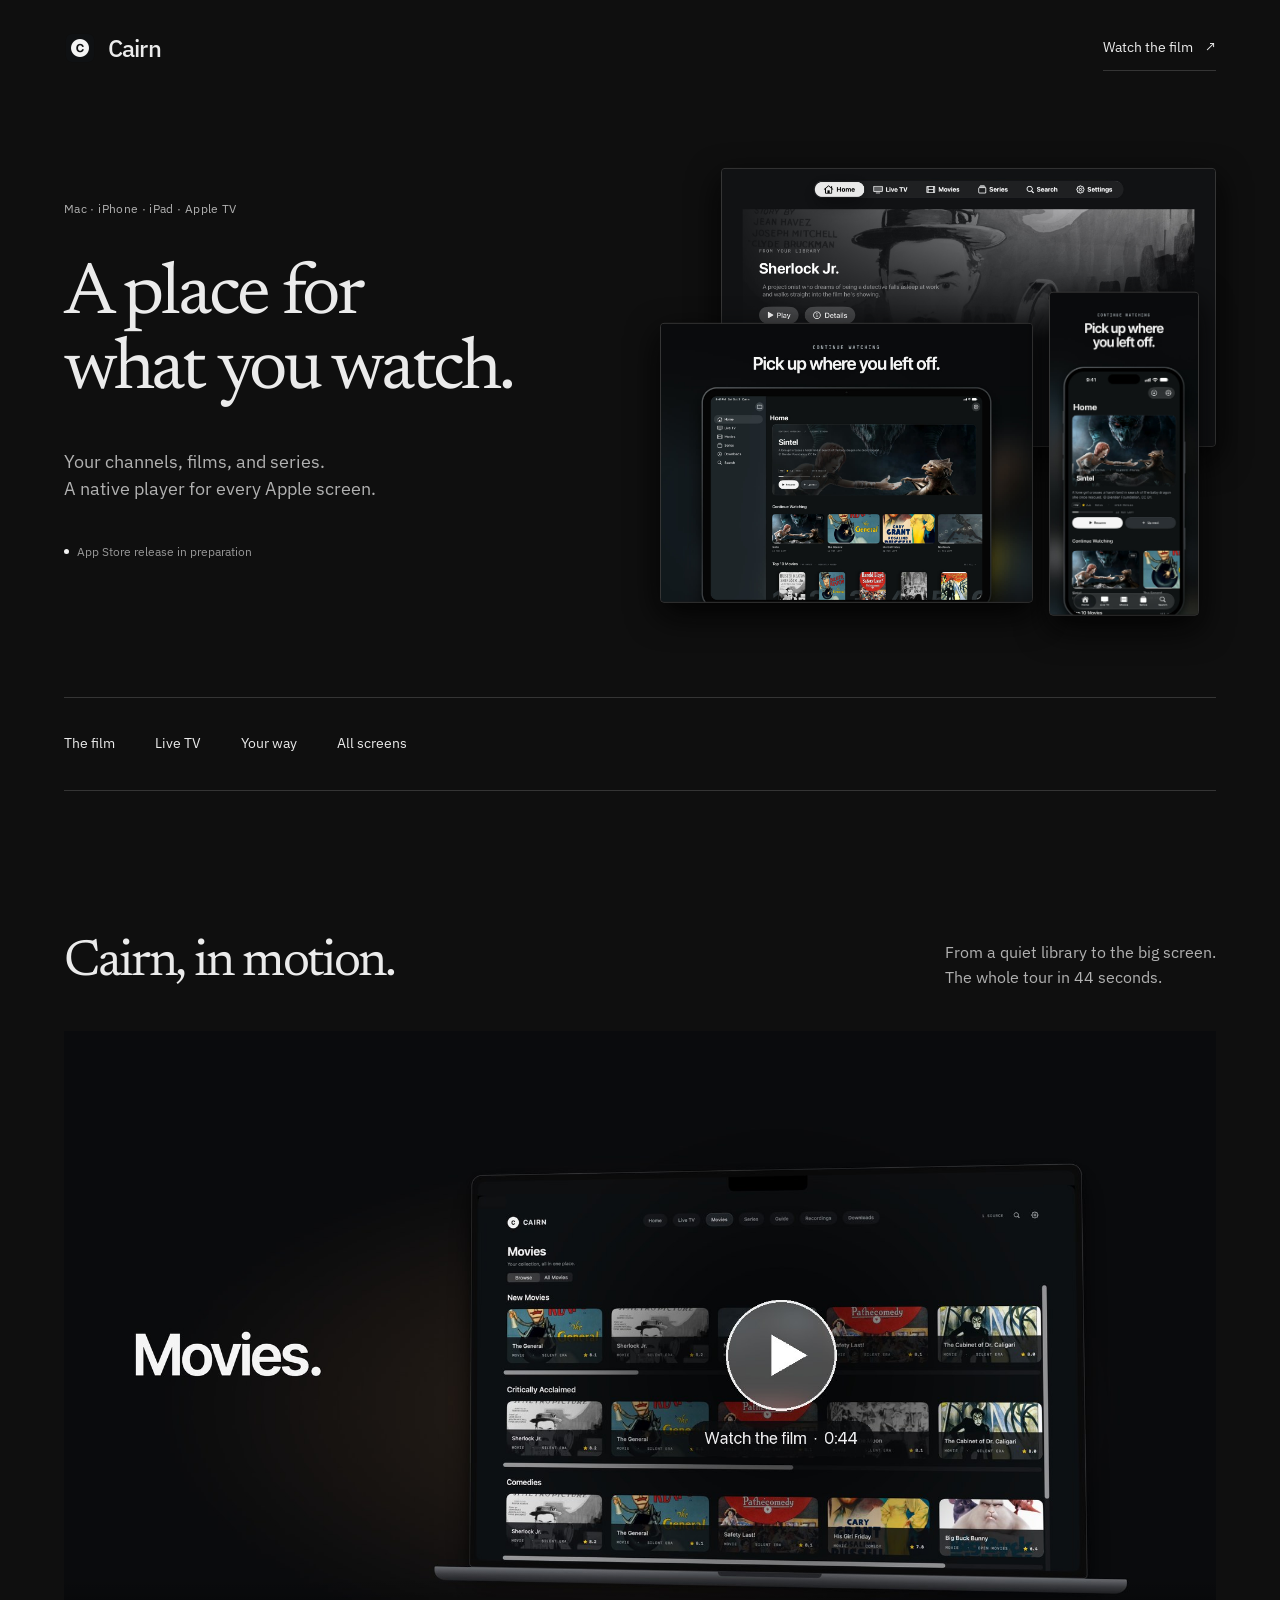
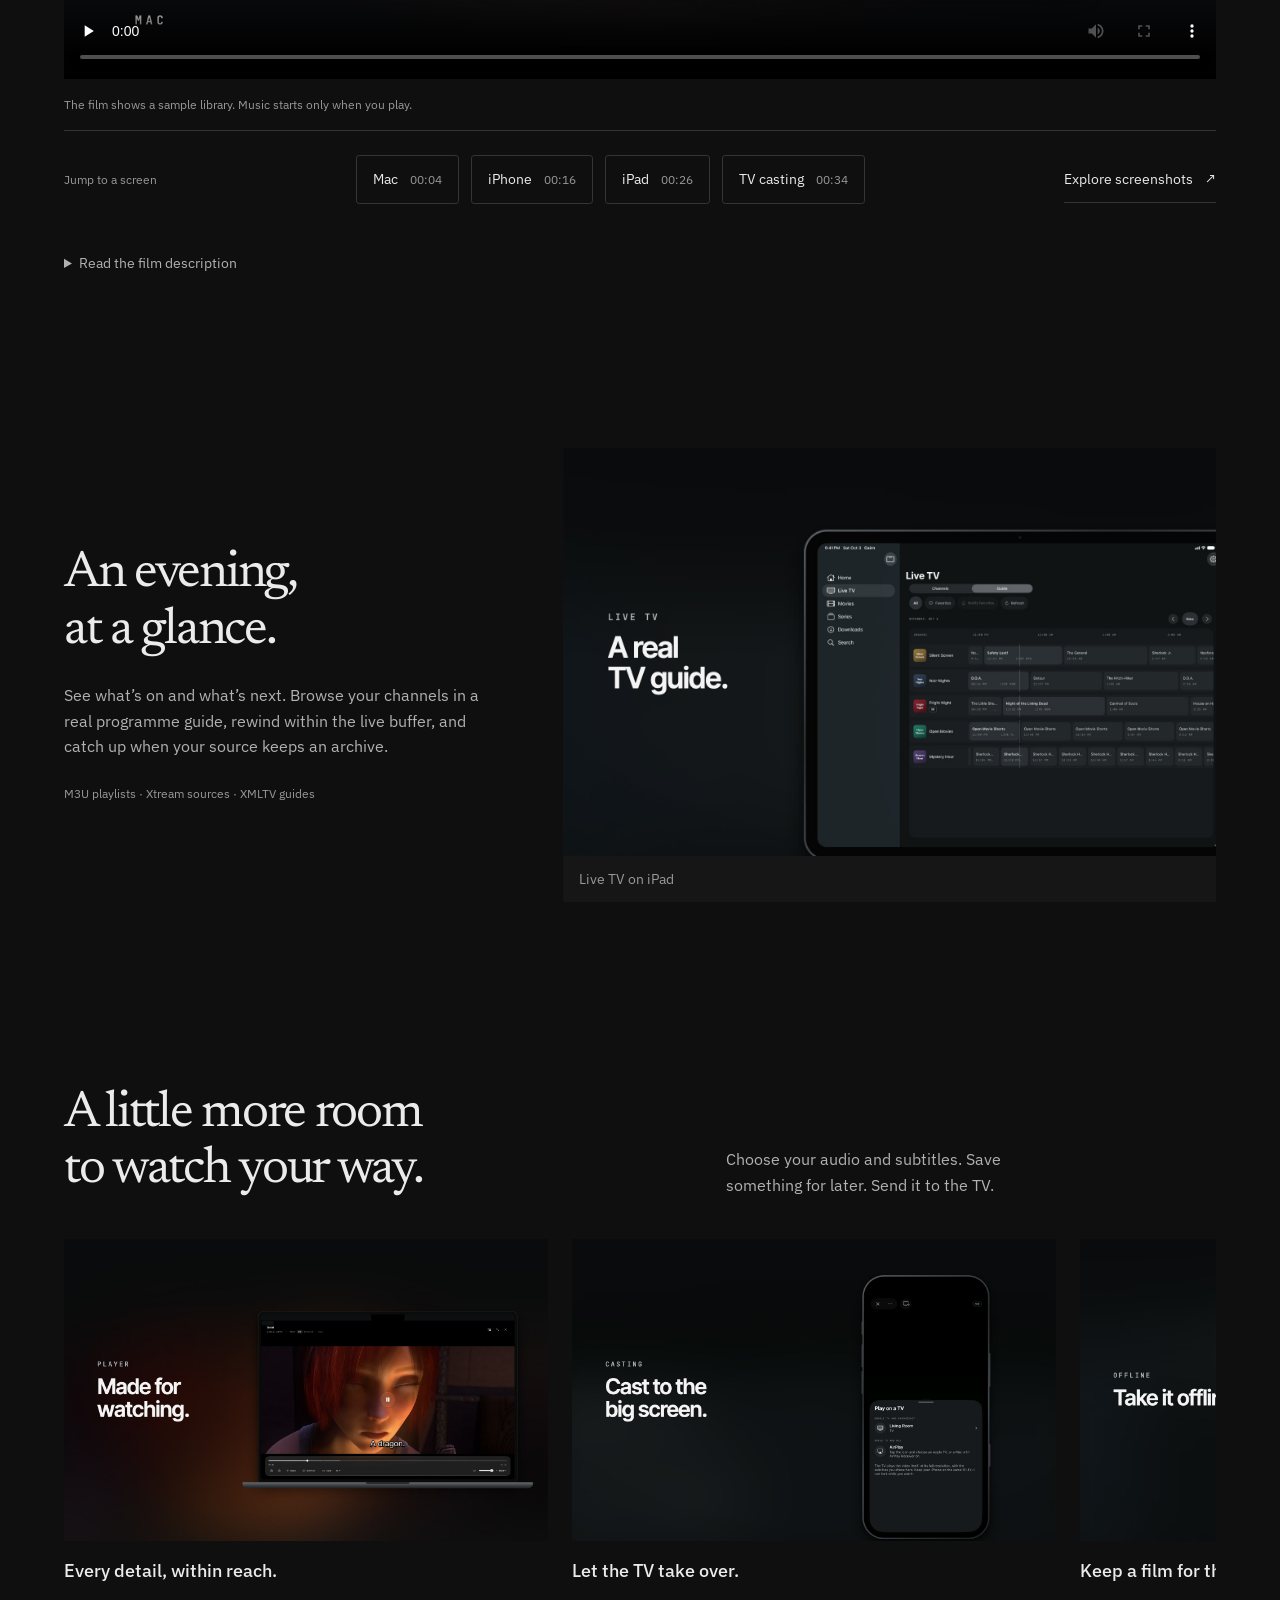
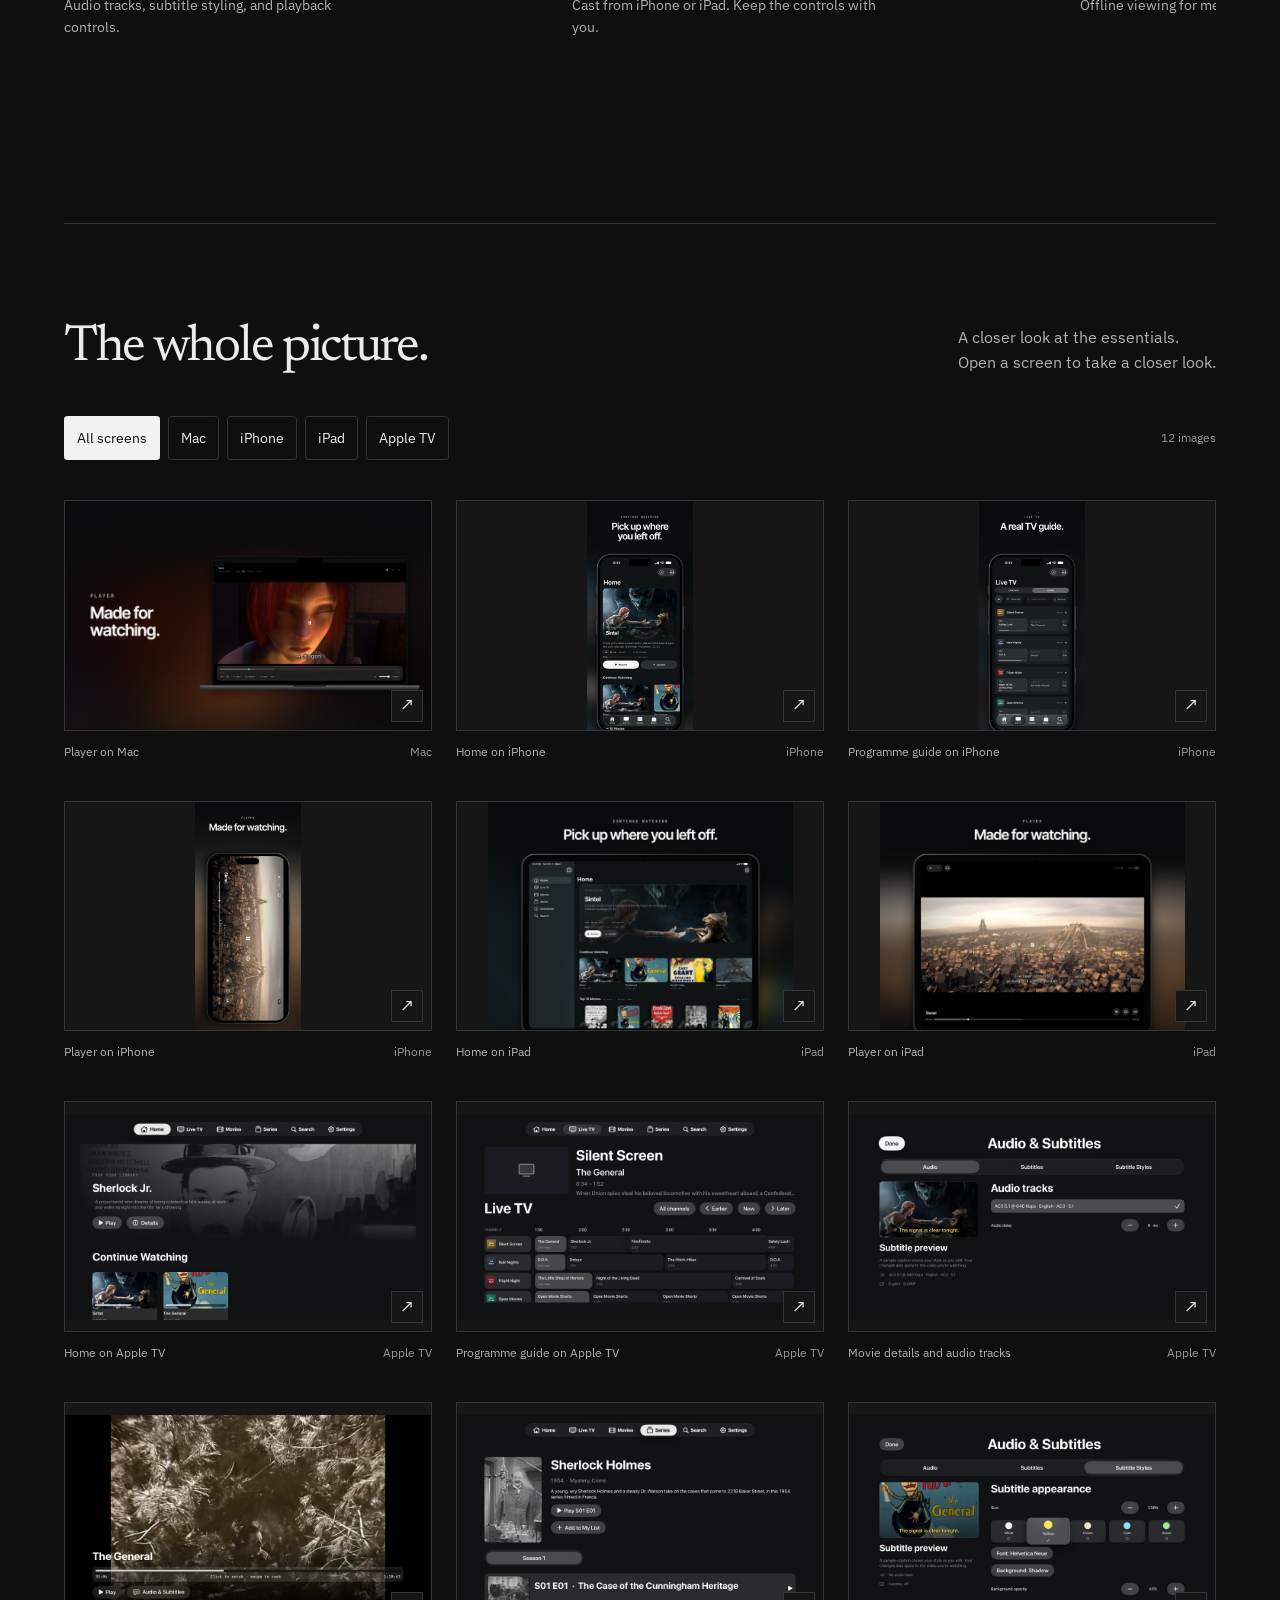
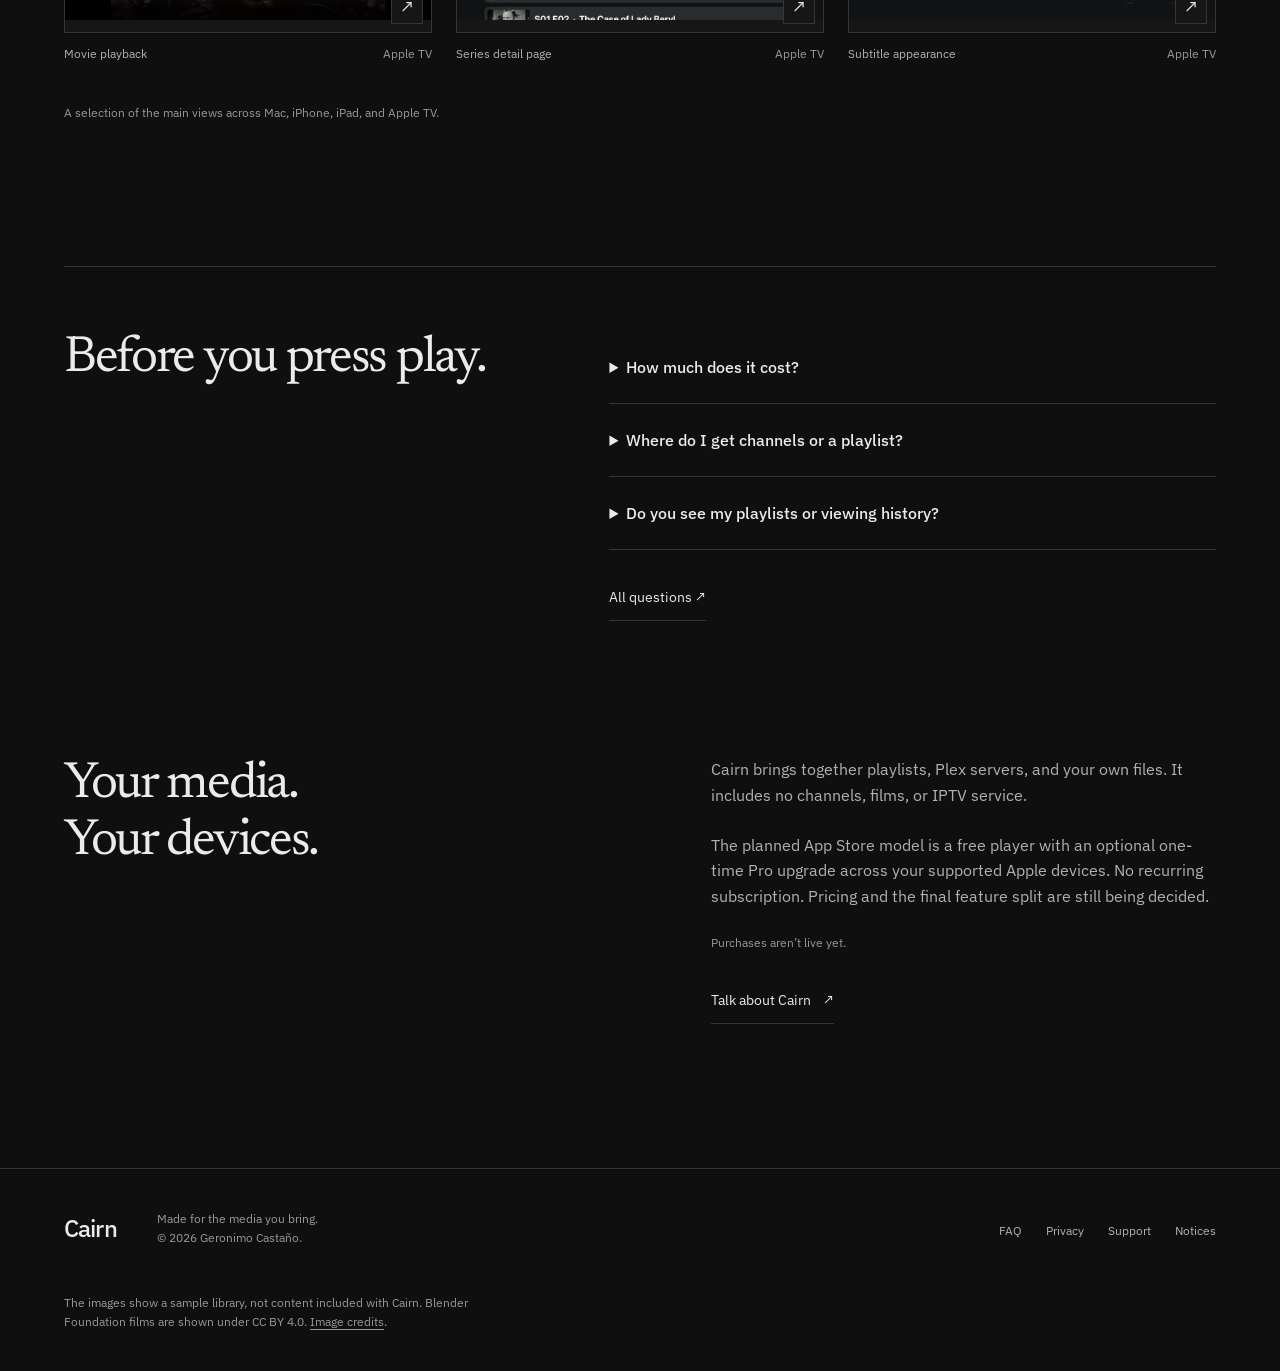
<file: index.html>
<!doctype html>
<html lang="en"><head><meta charset="utf-8"><meta name="viewport" content="width=device-width, initial-scale=1, viewport-fit=cover"><meta name="description" content="Cairn is a native media player for Mac, iPhone, iPad, and Apple TV. Watch the film and explore every screen."><meta name="theme-color" content="#101211"><meta property="og:title" content="Cairn. A place for what you watch."><meta property="og:description" content="Your channels, films, and series. Every Apple screen."><meta property="og:image" content="https://geronimocastano.github.io/cairn-app/assets/screens/hero-dark.jpg"><title>Cairn · A place for what you watch</title><link rel="icon" href="assets/icon.png"><link rel="stylesheet" href="tokens.css?v=monochrome-20261006"><link rel="stylesheet" href="redesign.css"><link rel="stylesheet" href="help.css"></head><body data-sc-root><a class="skip-link" href="#main">Skip to content</a><header class="site-head"><a class="site-logo" href="index.html"><img src="assets/icon.png" width="40" height="40" alt="">Cairn</a><a class="text-link" href="#film">Watch the film <span aria-hidden="true">↗</span></a></header><main id="main">
<section class="opening" data-sc-act="flow" aria-labelledby="opening-title">
 <div class="opening-copy"><p class="platform-line">Mac · iPhone · iPad · Apple TV</p><h1 id="opening-title">A place for<br>what you watch.</h1><p class="opening-lede">Your channels, films, and series.<br>A native player for every Apple screen.</p><p class="release-note"><span class="status-dot" aria-hidden="true"></span>App Store release in preparation</p></div>
 <div class="screen-composition" aria-label="Cairn on Apple TV, iPad, and iPhone">
  <figure class="plane plane-back" data-sc-parallax="-0.025"><img src="assets/screens/tv-home.jpg" alt="Cairn Home on Apple TV" width="1920" height="1080" class="" fetchpriority="high" decoding="async"></figure>
  <figure class="plane plane-middle" data-sc-parallax="-0.05"><img src="assets/screens/ipad-01-home.jpg" alt="Cairn Home on iPad" width="1376" height="1032" class="" fetchpriority="high" decoding="async"></figure>
  <figure class="plane plane-front" data-sc-parallax="-0.085"><img src="assets/screens/iphone-01-home.jpg" alt="Cairn Home on iPhone" width="660" height="1434" class="" fetchpriority="high" decoding="async"></figure>
 </div>
</section>
<nav class="chapter-index" aria-label="Page sections"><a href="#film">The film</a><a href="#guide">Live TV</a><a href="#watch">Your way</a><a href="#gallery">All screens</a></nav>
<section id="film" class="film-section" data-sc-act="flow" aria-labelledby="film-title">
 <div class="film-intro"><h2 id="film-title">Cairn, in motion.</h2><p>From a quiet library to the big screen.<br>The whole tour in 44 seconds.</p></div>
 <figure class="film-figure"><video id="cairn-film" controls playsinline preload="none" poster="assets/screens/film-poster.jpg" width="1920" height="1080" aria-label="Cairn product film, 44 seconds"><source src="assets/media/cairn-film.mp4" type="video/mp4"><track kind="chapters" src="assets/media/chapters.vtt" srclang="en" label="Scenes" default><p><a href="assets/media/cairn-film.mp4">Open the Cairn film</a>.</p></video><figcaption>The film shows a sample library. Music starts only when you play.</figcaption></figure>
 <div class="film-scenes" hidden><span class="scene-label">Jump to a screen</span><div class="scene-buttons"><button type="button" data-scene="mac" data-time="4">Mac <span>00:04</span></button><button type="button" data-scene="iphone" data-time="16">iPhone <span>00:16</span></button><button type="button" data-scene="ipad" data-time="26">iPad <span>00:26</span></button><button type="button" data-scene="tv" data-time="34">TV casting <span>00:34</span></button></div><a class="scene-gallery text-link" href="#gallery">Explore screenshots <span aria-hidden="true">↗</span></a></div>
 <p class="film-status" role="status" aria-live="polite"></p>
 <details class="film-description"><summary>Read the film description</summary><p>The film opens with Cairn’s library on Mac, moves through movies and series, then shows Continue Watching and playback on iPhone. On iPad, it shows the live programme guide and offline library. It closes with the iPhone casting a film to a TV. Cairn provides the player; viewers bring their own media sources. There is music and no spoken narration.</p></details>
</section>
<section id="guide" class="guide-section" data-sc-act="flow" aria-labelledby="guide-title"><div class="guide-copy"><h2 id="guide-title">An evening,<br>at a glance.</h2><p>See what’s on and what’s next. Browse your channels in a real programme guide, rewind within the live buffer, and catch up when your source keeps an archive.</p><p class="small-note">M3U playlists · Xtream sources · XMLTV guides</p></div><figure class="guide-media" data-sc-reveal="up" data-sc-reveal-at="0 .22"><img src="assets/screens/feature-guide.jpg" alt="Cairn programme guide on iPad" width="1600" height="1000" class="" loading="lazy" decoding="async"><figcaption>Live TV on iPad</figcaption></figure></section>
<section id="watch" class="watch-section" data-sc-act="flow" aria-labelledby="watch-title"><div class="watch-heading"><h2 id="watch-title">A little more room<br>to watch your way.</h2><p>Choose your audio and subtitles. Save something for later. Send it to the TV.</p></div><div class="watch-rail" tabindex="0" role="region" aria-label="Playback, casting, and offline screenshots"><figure><img src="assets/screens/feature-player.jpg" alt="Player and subtitle controls on Mac" width="1600" height="1000" class="" loading="lazy" decoding="async"><figcaption><strong>Every detail, within reach.</strong><span>Audio tracks, subtitle styling, and playback controls.</span></figcaption></figure><figure><img src="assets/screens/feature-cast.jpg" alt="Cairn casting picker on iPhone" width="1600" height="1000" class="" loading="lazy" decoding="async"><figcaption><strong>Let the TV take over.</strong><span>Cast from iPhone or iPad. Keep the controls with you.</span></figcaption></figure><figure><img src="assets/screens/feature-offline.jpg" alt="Saved films in Cairn’s offline library on iPad" width="1600" height="1000" class="" loading="lazy" decoding="async"><figcaption><strong>Keep a film for the journey.</strong><span>Offline viewing for media from your own sources.</span></figcaption></figure></div></section>
<section id="gallery" class="gallery-section" data-sc-act="flow" aria-labelledby="gallery-title"><div class="gallery-heading"><h2 id="gallery-title">The whole picture.</h2><p>A closer look at the essentials.<br>Open a screen to take a closer look.</p></div><div class="gallery-toolbar" hidden><div class="filter-buttons" role="group" aria-label="Filter screenshots"><button type="button" data-filter="all" aria-pressed="true">All screens</button><button type="button" data-filter="mac" aria-pressed="false">Mac</button><button type="button" data-filter="iphone" aria-pressed="false">iPhone</button><button type="button" data-filter="ipad" aria-pressed="false">iPad</button><button type="button" data-filter="tv" aria-pressed="false">Apple TV</button></div><p id="gallery-count" role="status" aria-live="polite">12 images</p></div><div class="gallery-grid"><figure class="gallery-item" data-platform="mac"><a class="image-link" href="assets/screens/feature-player.jpg" data-gallery-index="0" aria-label="Enlarge: Player on Mac"><img src="assets/screens/feature-player.jpg" alt="Player on Mac" width="1600" height="1000" class="" loading="lazy" decoding="async"><span class="enlarge-mark" aria-hidden="true">↗</span></a><figcaption><span>Player on Mac</span><span class="caption-platform">Mac</span></figcaption></figure><figure class="gallery-item" data-platform="iphone"><a class="image-link" href="assets/screens/iphone-01-home.jpg" data-gallery-index="1" aria-label="Enlarge: Home on iPhone"><img src="assets/screens/iphone-01-home.jpg" alt="Home on iPhone" width="660" height="1434" class="" loading="lazy" decoding="async"><span class="enlarge-mark" aria-hidden="true">↗</span></a><figcaption><span>Home on iPhone</span><span class="caption-platform">iPhone</span></figcaption></figure><figure class="gallery-item" data-platform="iphone"><a class="image-link" href="assets/screens/iphone-03-guide.jpg" data-gallery-index="2" aria-label="Enlarge: Programme guide on iPhone"><img src="assets/screens/iphone-03-guide.jpg" alt="Programme guide on iPhone" width="660" height="1434" class="" loading="lazy" decoding="async"><span class="enlarge-mark" aria-hidden="true">↗</span></a><figcaption><span>Programme guide on iPhone</span><span class="caption-platform">iPhone</span></figcaption></figure><figure class="gallery-item" data-platform="iphone"><a class="image-link" href="assets/screens/iphone-05-player.jpg" data-gallery-index="3" aria-label="Enlarge: Player on iPhone"><img src="assets/screens/iphone-05-player.jpg" alt="Player on iPhone" width="660" height="1434" class="" loading="lazy" decoding="async"><span class="enlarge-mark" aria-hidden="true">↗</span></a><figcaption><span>Player on iPhone</span><span class="caption-platform">iPhone</span></figcaption></figure><figure class="gallery-item" data-platform="ipad"><a class="image-link" href="assets/screens/ipad-01-home.jpg" data-gallery-index="4" aria-label="Enlarge: Home on iPad"><img src="assets/screens/ipad-01-home.jpg" alt="Home on iPad" width="1376" height="1032" class="" loading="lazy" decoding="async"><span class="enlarge-mark" aria-hidden="true">↗</span></a><figcaption><span>Home on iPad</span><span class="caption-platform">iPad</span></figcaption></figure><figure class="gallery-item" data-platform="ipad"><a class="image-link" href="assets/screens/ipad-04-player.jpg" data-gallery-index="5" aria-label="Enlarge: Player on iPad"><img src="assets/screens/ipad-04-player.jpg" alt="Player on iPad" width="1376" height="1032" class="" loading="lazy" decoding="async"><span class="enlarge-mark" aria-hidden="true">↗</span></a><figcaption><span>Player on iPad</span><span class="caption-platform">iPad</span></figcaption></figure><figure class="gallery-item" data-platform="tv"><a class="image-link" href="assets/screens/tv-home.jpg" data-gallery-index="6" aria-label="Enlarge: Home on Apple TV"><img src="assets/screens/tv-home.jpg" alt="Home on Apple TV" width="1920" height="1080" class="" loading="lazy" decoding="async"><span class="enlarge-mark" aria-hidden="true">↗</span></a><figcaption><span>Home on Apple TV</span><span class="caption-platform">Apple TV</span></figcaption></figure><figure class="gallery-item" data-platform="tv"><a class="image-link" href="assets/screens/tv-guide.jpg" data-gallery-index="7" aria-label="Enlarge: Programme guide on Apple TV"><img src="assets/screens/tv-guide.jpg" alt="Programme guide on Apple TV" width="1920" height="1080" class="" loading="lazy" decoding="async"><span class="enlarge-mark" aria-hidden="true">↗</span></a><figcaption><span>Programme guide on Apple TV</span><span class="caption-platform">Apple TV</span></figcaption></figure><figure class="gallery-item" data-platform="tv"><a class="image-link" href="assets/screens/tv-movie-details-tracks.jpg" data-gallery-index="8" aria-label="Enlarge: Movie details and audio tracks"><img src="assets/screens/tv-movie-details-tracks.jpg" alt="Movie details and audio tracks" width="1920" height="1080" class="" loading="lazy" decoding="async"><span class="enlarge-mark" aria-hidden="true">↗</span></a><figcaption><span>Movie details and audio tracks</span><span class="caption-platform">Apple TV</span></figcaption></figure><figure class="gallery-item" data-platform="tv"><a class="image-link" href="assets/screens/tv-movie-player.jpg" data-gallery-index="9" aria-label="Enlarge: Movie playback"><img src="assets/screens/tv-movie-player.jpg" alt="Movie playback" width="1920" height="1080" class="" loading="lazy" decoding="async"><span class="enlarge-mark" aria-hidden="true">↗</span></a><figcaption><span>Movie playback</span><span class="caption-platform">Apple TV</span></figcaption></figure><figure class="gallery-item" data-platform="tv"><a class="image-link" href="assets/screens/tv-series.jpg" data-gallery-index="10" aria-label="Enlarge: Series detail page"><img src="assets/screens/tv-series.jpg" alt="Series detail page" width="1920" height="1080" class="" loading="lazy" decoding="async"><span class="enlarge-mark" aria-hidden="true">↗</span></a><figcaption><span>Series detail page</span><span class="caption-platform">Apple TV</span></figcaption></figure><figure class="gallery-item" data-platform="tv"><a class="image-link" href="assets/screens/tv-subtitle-styles.jpg" data-gallery-index="11" aria-label="Enlarge: Subtitle appearance"><img src="assets/screens/tv-subtitle-styles.jpg" alt="Subtitle appearance" width="1920" height="1080" class="" loading="lazy" decoding="async"><span class="enlarge-mark" aria-hidden="true">↗</span></a><figcaption><span>Subtitle appearance</span><span class="caption-platform">Apple TV</span></figcaption></figure></div><p class="gallery-note">A selection of the main views across Mac, iPhone, iPad, and Apple TV.</p></section>
<section class="home-faq" aria-labelledby="home-faq-title"><h2 id="home-faq-title">Before you press play.</h2><div><details class="answer"><summary>How much does it cost?</summary><div class="answer-body"><p>The planned App Store model is a free player with an optional one-time Pro upgrade across your supported Apple devices. There is no planned recurring Cairn subscription. The price and final Pro features are still being decided; purchases are not available yet.</p></div></details><details class="answer"><summary>Where do I get channels or a playlist?</summary><div class="answer-body"><p>Add a source you already have permission to use. Cairn does not sell or supply content, provider accounts, passwords, or playlist URLs.</p></div></details><details class="answer"><summary>Do you see my playlists or viewing history?</summary><div class="answer-body"><p>The app does not automatically send your library or viewing history to the developer. Sources and optional metadata services receive the requests needed to provide their features. Information you choose to send to support is separate. Read the <a href="privacy.html">privacy policy</a> for the details.</p></div></details><a class="text-link" href="faq.html">All questions ↗</a></div></section><section class="closing" data-sc-act="flow" aria-labelledby="closing-title"><h2 id="closing-title">Your media.<br>Your devices.</h2><div class="closing-copy"><p>Cairn brings together playlists, Plex servers, and your own files. It includes no channels, films, or IPTV service.</p><p>The planned App Store model is a free player with an optional one-time Pro upgrade across your supported Apple devices. No recurring subscription. Pricing and the final feature split are still being decided.</p><p class="release-note">Purchases aren’t live yet.</p><a class="text-link" href="support.html">Talk about Cairn <span aria-hidden="true">↗</span></a></div></section>
</main><footer class="site-foot"><div class="foot-note"><a class="site-logo" href="index.html">Cairn</a><p>Made for the media you bring.<br>© 2026 Geronimo Castaño.</p></div><nav aria-label="Information"><a href="faq.html">FAQ</a><a href="privacy.html">Privacy</a><a href="support.html">Support</a><a href="notices.html">Notices</a></nav><p class="credit">The images show a sample library, not content included with Cairn. Blender Foundation films are shown under CC BY 4.0. <a href="notices.html">Image credits</a>.</p></footer>
<dialog class="image-viewer" aria-labelledby="viewer-title"><div class="viewer-head"><p id="viewer-title"></p><button type="button" id="viewer-close" autofocus>Close <span aria-hidden="true">×</span></button></div><div class="viewer-image-wrap"><p class="viewer-status" role="status">Loading image…</p><img id="viewer-image" alt=""></div><div class="viewer-bottom"><button type="button" id="viewer-prev" aria-label="Previous screenshot">← Previous</button><a id="viewer-original" href="#">Open original</a><button type="button" id="viewer-next" aria-label="Next screenshot">Next →</button></div></dialog>
<script src="assets/scrollcraft.js" defer></script><script src="site.js" defer></script></body></html>
</file>
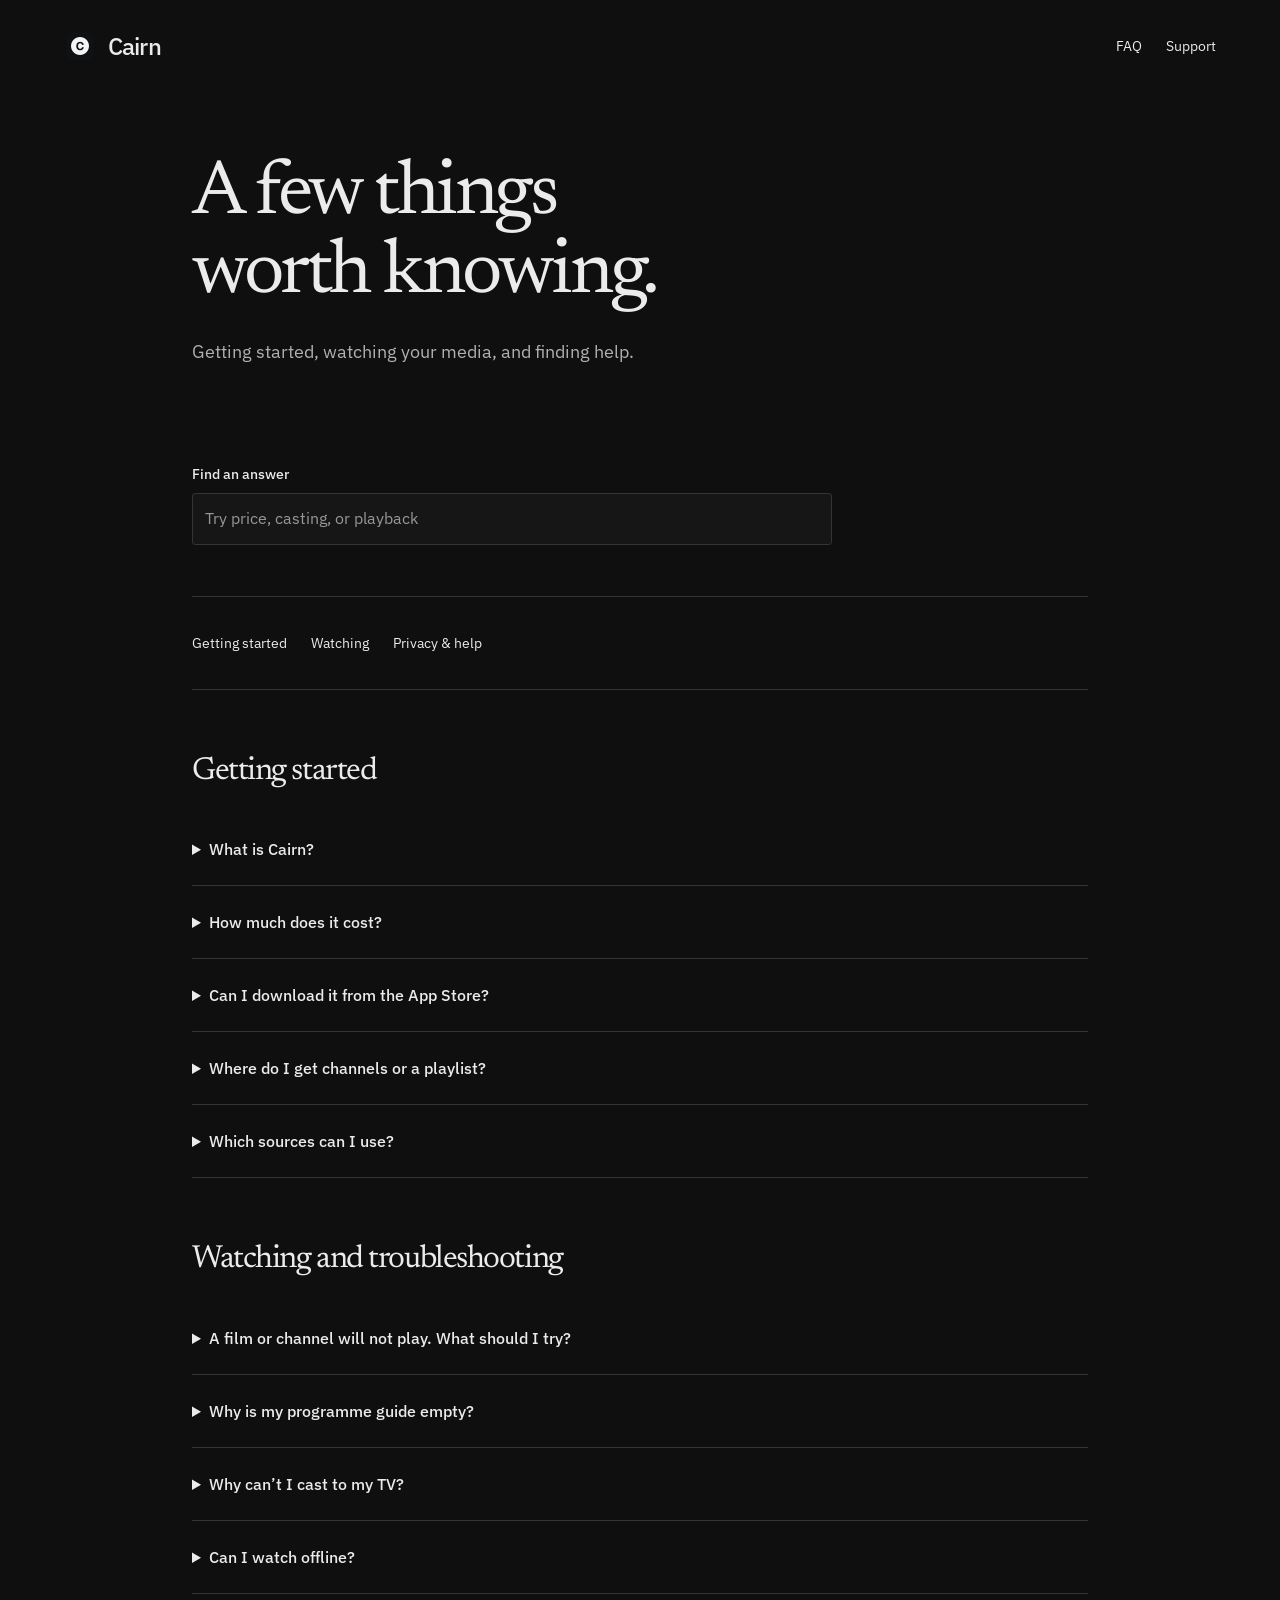
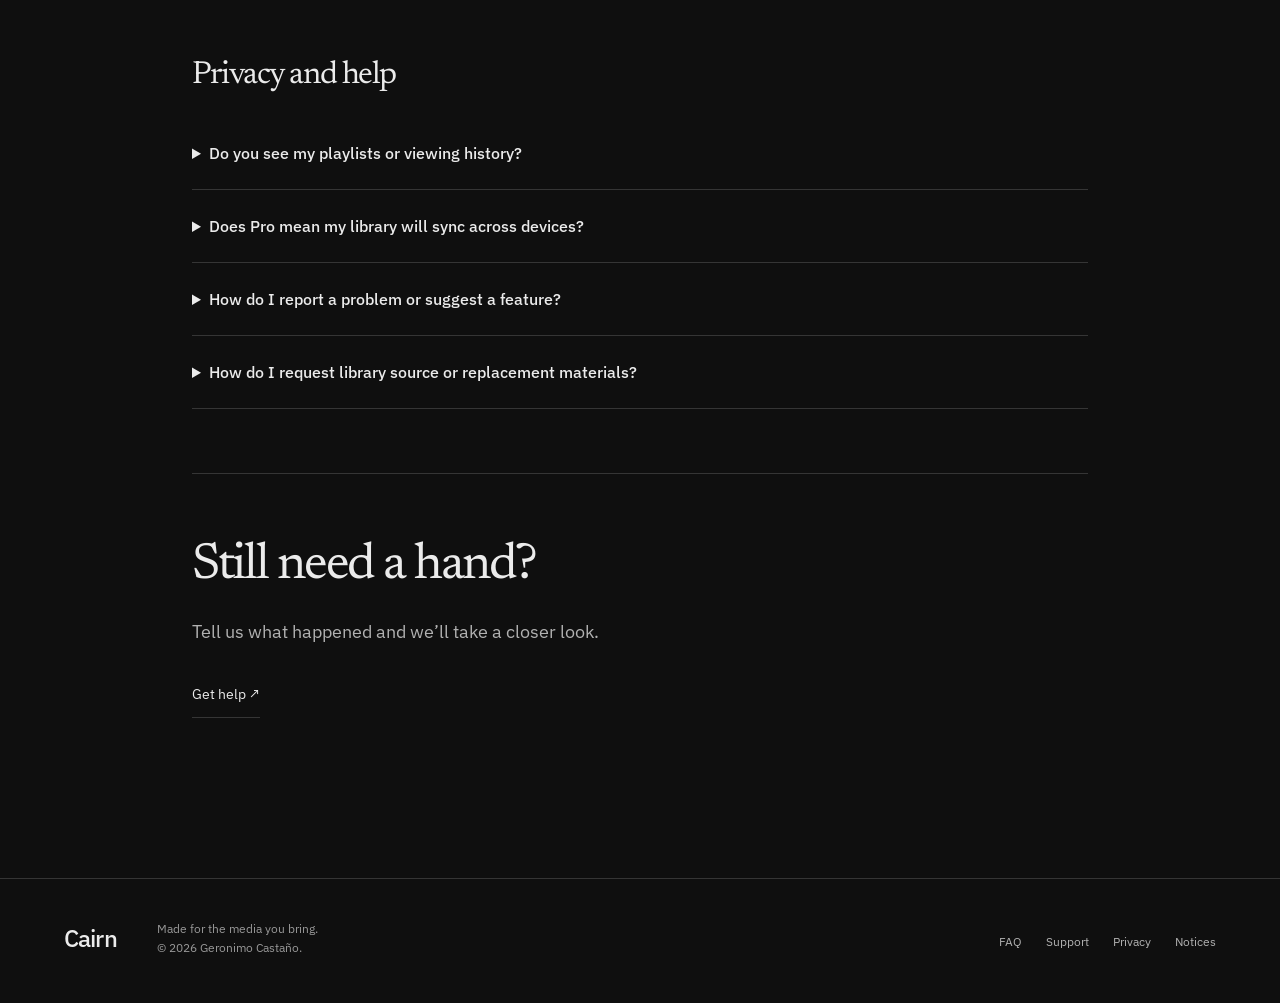
<file: faq.html>
<!doctype html><html lang="en"><head><meta charset="utf-8"><meta name="viewport" content="width=device-width,initial-scale=1"><meta name="description" content="Answers, troubleshooting and support for Cairn, the native Apple media player."><title>Frequently asked questions · Cairn</title><link rel="icon" href="assets/icon.png"><link rel="stylesheet" href="tokens.css?v=monochrome-20261006"><link rel="stylesheet" href="redesign.css"><link rel="stylesheet" href="help.css"></head><body><a class="skip-link" href="#main">Skip to content</a><header class="site-head"><a class="site-logo" href="index.html"><img src="assets/icon.png" alt="">Cairn</a><nav class="help-nav" aria-label="Main"><a href="faq.html">FAQ</a><a href="support.html">Support</a></nav></header><main id="main" class="help-main"><div class="help-intro"><h1>A few things<br>worth knowing.</h1><p>Getting started, watching your media, and finding help.</p></div><div class="faq-search" hidden><label for="faq-query">Find an answer</label><input id="faq-query" type="search" placeholder="Try price, casting, or playback" autocomplete="off"><p id="faq-status" class="field-help" role="status" aria-live="polite"></p></div><nav class="topic-links" aria-label="FAQ topics"><a href="#getting-started">Getting started</a><a href="#watching">Watching</a><a href="#privacy-and-help">Privacy &amp; help</a></nav><section class="answer-group" id="getting-started"><h2>Getting started</h2><details class="answer"><summary>What is Cairn?</summary><div class="answer-body"><p>Cairn is a native media player for Mac, iPhone, iPad, and Apple TV. It brings together your own playlists, Plex servers, and media files. It does not include channels, films, series, or an IPTV subscription.</p></div></details><details class="answer"><summary>How much does it cost?</summary><div class="answer-body"><p>The planned App Store model is a free player with an optional one-time Pro upgrade across your supported Apple devices. There is no planned recurring Cairn subscription. The price and final Pro features are still being decided; purchases are not available yet.</p></div></details><details class="answer"><summary>Can I download it from the App Store?</summary><div class="answer-body"><p>The App Store release is in preparation. This website shows the app being developed; a download link will be added when the release is available.</p></div></details><details class="answer"><summary>Where do I get channels or a playlist?</summary><div class="answer-body"><p>Add a source you already have permission to use. Cairn does not sell or supply content, provider accounts, passwords, or playlist URLs.</p></div></details><details class="answer"><summary>Which sources can I use?</summary><div class="answer-body"><p>Cairn supports M3U playlists, Xtream sources, Plex servers, and your own media files. Programme guide data can come from an XMLTV guide or your source. Availability and playback depend on the source and the media format.</p></div></details></section><section class="answer-group" id="watching"><h2>Watching and troubleshooting</h2><details class="answer"><summary>A film or channel will not play. What should I try?</summary><div class="answer-body"><p>Check your connection and whether your source access is still valid. Try another item from the same source, then test the affected item in another player on the same network. If it fails there too, contact your source provider. If it only fails in Cairn, report the device, app version, and exact error. Cairn cannot repair an unavailable server or play DRM-protected streams.</p></div></details><details class="answer"><summary>Why is my programme guide empty?</summary><div class="answer-body"><p>A guide needs current programme data that matches your channels. Check that your source provides a guide, or that you have added the correct XMLTV guide address. Refresh the source and try again. Missing or incorrect guide data may need to be fixed by your source provider.</p></div></details><details class="answer"><summary>Why can’t I cast to my TV?</summary><div class="answer-body"><p>Keep your iPhone or iPad and TV on the same Wi-Fi network. Allow Local Network access for Cairn in your device settings and keep the app running while casting. Receiver and stream compatibility can affect playback. If the TV is still missing, describe the TV or receiver model and any error in a support report.</p></div></details><details class="answer"><summary>Can I watch offline?</summary><div class="answer-body"><p>Cairn includes offline viewing for supported media from your own sources. Downloads stay on the device where you saved them. Not every source permits downloads, and live channels cannot be watched offline. The final free/Pro split is not yet announced.</p></div></details></section><section class="answer-group" id="privacy-and-help"><h2>Privacy and help</h2><details class="answer"><summary>Do you see my playlists or viewing history?</summary><div class="answer-body"><p>The app does not automatically send your library or viewing history to the developer. Sources and optional metadata services receive the requests needed to provide their features. Information you choose to send to support is separate. Read the <a href="privacy.html">privacy policy</a> for the details.</p></div></details><details class="answer"><summary>Does Pro mean my library will sync across devices?</summary><div class="answer-body"><p>The planned Pro purchase covering your supported Apple devices is a purchase entitlement. It does not promise cloud synchronization of playlists, progress, or downloads. Do not assume a purchase will copy your library to another device.</p></div></details><details class="answer"><summary>How do I report a problem or suggest a feature?</summary><div class="answer-body"><p>Start with these answers, then visit <a href="support.html">support</a>. Include your device and OS, Cairn version, what happened, and the steps that reproduce it. Do not share passwords, source tokens, full playlist URLs, or viewing history.</p></div></details><details class="answer"><summary>How do I request library source or replacement materials?</summary><div class="answer-body"><p>Use the <a href="https://github.com/GeronimoCastano/cairn-app/issues/new?title=Library+source+and+relink+materials+request">library materials request</a> and include the app version, build number, and platform. These requests are free. See <a href="notices.html">notices and release materials</a>.</p></div></details></section><p id="faq-empty" hidden>No matching answers. Try another word or <a href="support.html">contact support</a>.</p><section class="help-close"><h2>Still need a hand?</h2><p>Tell us what happened and we’ll take a closer look.</p><a class="text-link" href="support.html">Get help ↗</a></section></main><script src="help.js" defer></script><footer class="site-foot"><div class="foot-note"><a class="site-logo" href="index.html">Cairn</a><p>Made for the media you bring.<br>© 2026 Geronimo Castaño.</p></div><nav aria-label="Information"><a href="faq.html">FAQ</a><a href="support.html">Support</a><a href="privacy.html">Privacy</a><a href="notices.html">Notices</a></nav></footer></body></html>
</file>
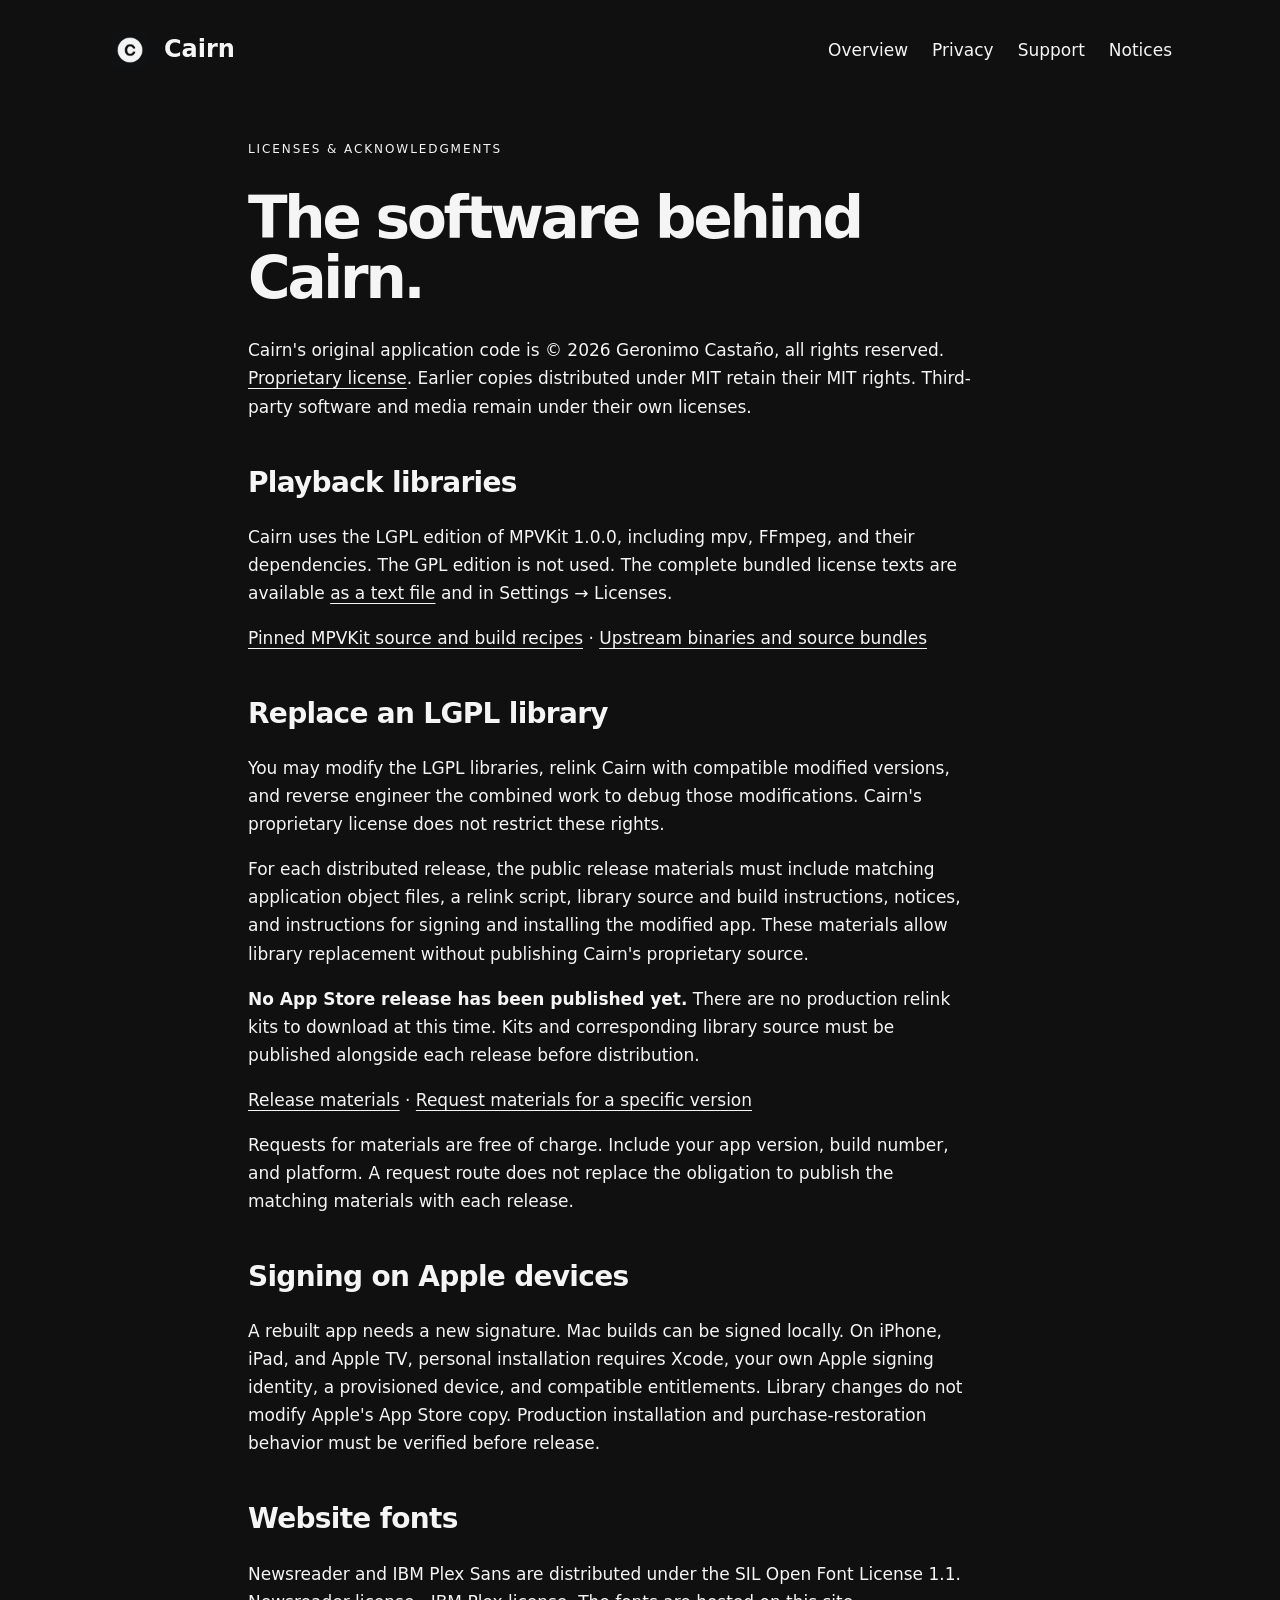
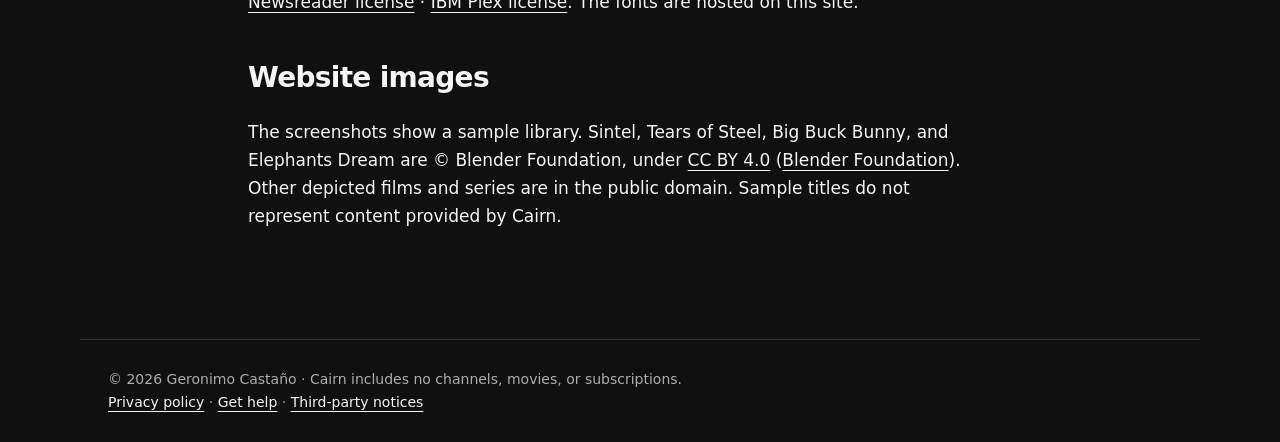
<file: notices.html>
<!doctype html><html lang="en"><head><meta charset="utf-8"><meta name="viewport" content="width=device-width,initial-scale=1"><meta name="description" content="Cairn: a native player for your media on Mac, iPhone, iPad, and Apple TV."><title>Licenses and library materials · Cairn</title><link rel="icon" href="assets/icon.png"><link rel="stylesheet" href="style.css?v=monochrome-20261006"></head><body><a class="skip" href="#main">Skip to content</a><header><a class="brand" href="index.html"><img src="assets/icon.png" alt="">Cairn</a><nav aria-label="Main"><a href="index.html">Overview</a><a href="privacy.html">Privacy</a><a href="support.html">Support</a><a href="notices.html">Notices</a></nav></header><main id="main" class="prose"><p class="eyebrow">Licenses &amp; acknowledgments</p><h1>The software behind Cairn.</h1><p>Cairn's original application code is © 2026 Geronimo Castaño, all rights reserved. <a href="Cairn-LICENSE.txt">Proprietary license</a>. Earlier copies distributed under MIT retain their MIT rights. Third-party software and media remain under their own licenses.</p><h2>Playback libraries</h2><p>Cairn uses the LGPL edition of MPVKit 1.0.0, including mpv, FFmpeg, and their dependencies. The GPL edition is not used. The complete bundled license texts are available <a href="licenses.txt">as a text file</a> and in Settings → Licenses.</p><p><a href="https://github.com/mpvkit/MPVKit/tree/288527dffbc6d3e63cce147fc7b520c64a791603">Pinned MPVKit source and build recipes</a> · <a href="https://github.com/mpvkit/MPVKit/releases/tag/1.0.0">Upstream binaries and source bundles</a></p><h2>Replace an LGPL library</h2><p>You may modify the LGPL libraries, relink Cairn with compatible modified versions, and reverse engineer the combined work to debug those modifications. Cairn's proprietary license does not restrict these rights.</p><p>For each distributed release, the public release materials must include matching application object files, a relink script, library source and build instructions, notices, and instructions for signing and installing the modified app. These materials allow library replacement without publishing Cairn's proprietary source.</p><p><strong>No App Store release has been published yet.</strong> There are no production relink kits to download at this time. Kits and corresponding library source must be published alongside each release before distribution.</p><p><a href="https://github.com/GeronimoCastano/cairn-app/releases">Release materials</a> · <a href="https://github.com/GeronimoCastano/cairn-app/issues/new?title=Library+source+and+relink+materials+request">Request materials for a specific version</a></p><p>Requests for materials are free of charge. Include your app version, build number, and platform. A request route does not replace the obligation to publish the matching materials with each release.</p><h2>Signing on Apple devices</h2><p>A rebuilt app needs a new signature. Mac builds can be signed locally. On iPhone, iPad, and Apple TV, personal installation requires Xcode, your own Apple signing identity, a provisioned device, and compatible entitlements. Library changes do not modify Apple's App Store copy. Production installation and purchase-restoration behavior must be verified before release.</p><h2>Website fonts</h2><p>Newsreader and IBM Plex Sans are distributed under the SIL Open Font License 1.1. <a href="assets/fonts/newsreader-OFL.txt">Newsreader license</a> · <a href="assets/fonts/plex-OFL.txt">IBM Plex license</a>. The fonts are hosted on this site.</p><h2>Website images</h2><p>The screenshots show a sample library. Sintel, Tears of Steel, Big Buck Bunny, and Elephants Dream are © Blender Foundation, under <a href="https://creativecommons.org/licenses/by/4.0/">CC BY 4.0</a> (<a href="https://www.blender.org">Blender Foundation</a>). Other depicted films and series are in the public domain. Sample titles do not represent content provided by Cairn.</p></main><footer>© 2026 Geronimo Castaño · Cairn includes no channels, movies, or subscriptions.<br><a href="privacy.html">Privacy policy</a> · <a href="support.html">Get help</a> · <a href="notices.html">Third-party notices</a></footer></body></html>
</file>
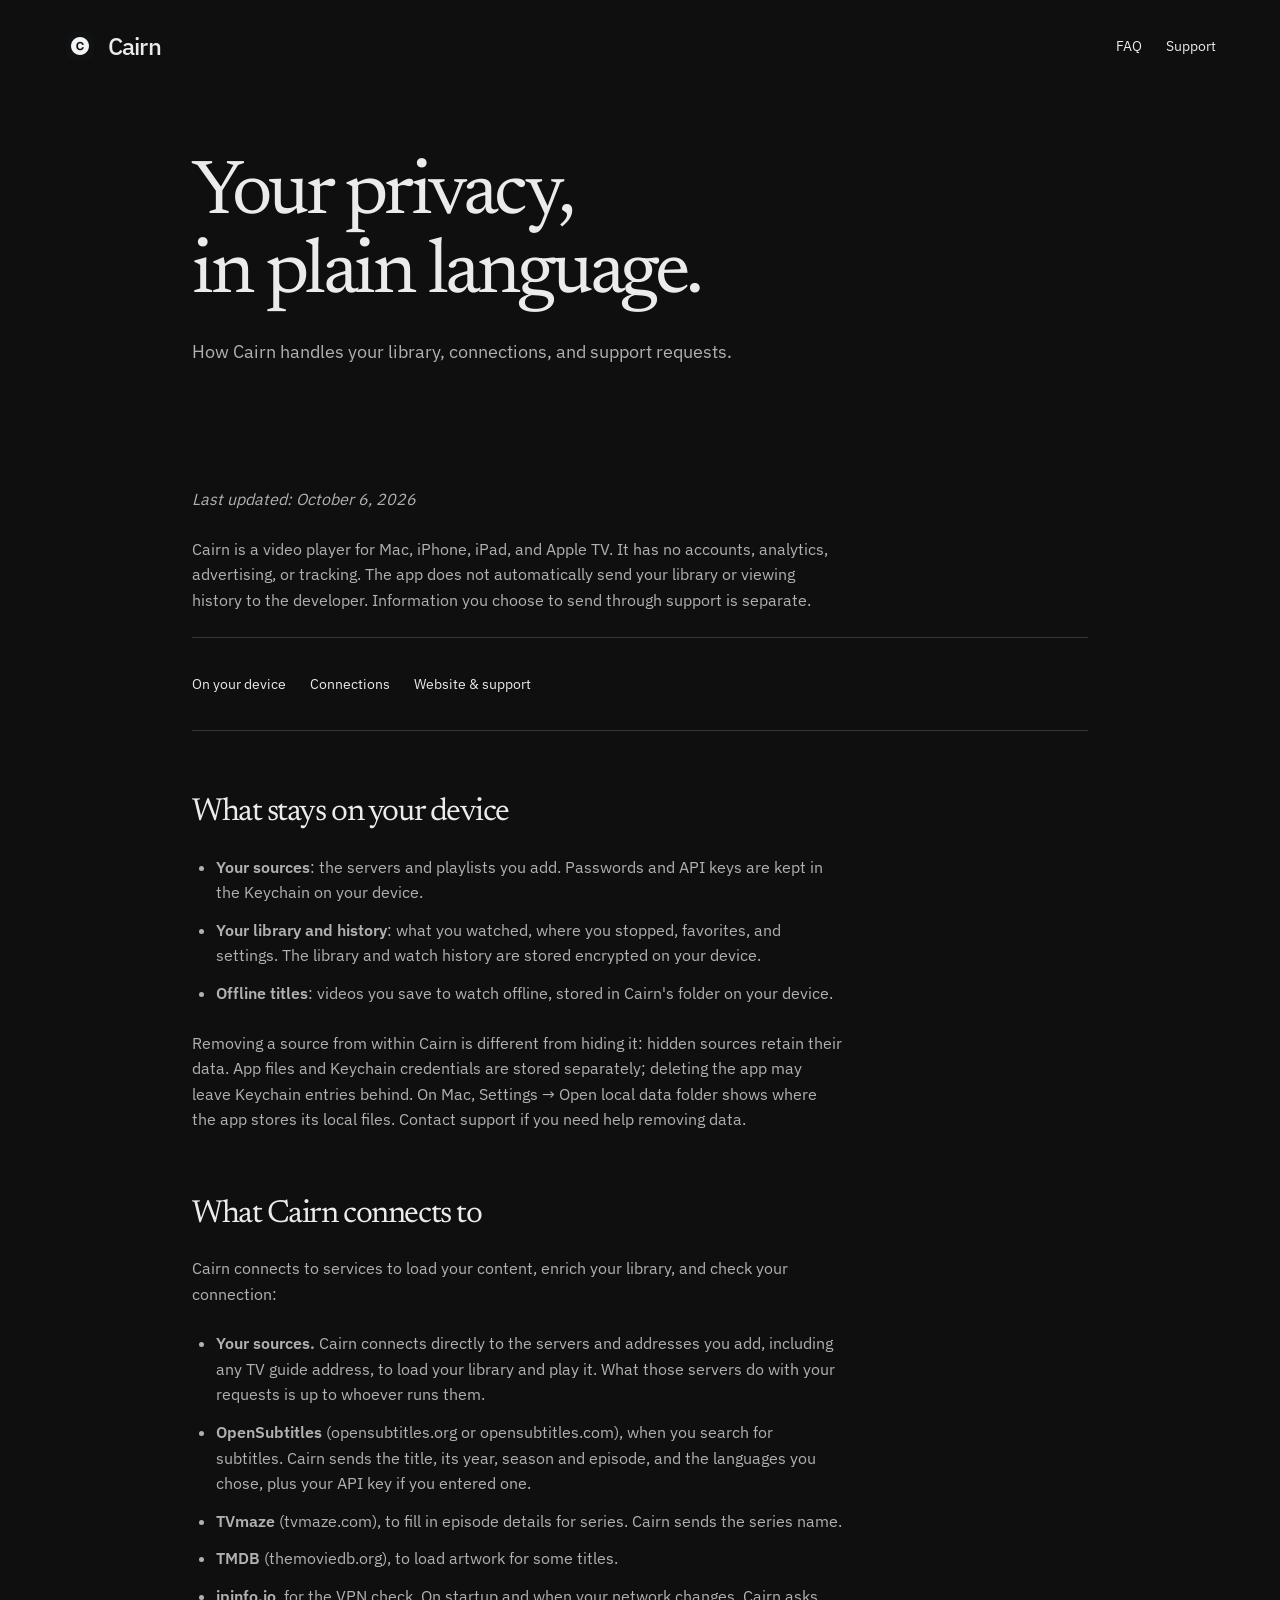
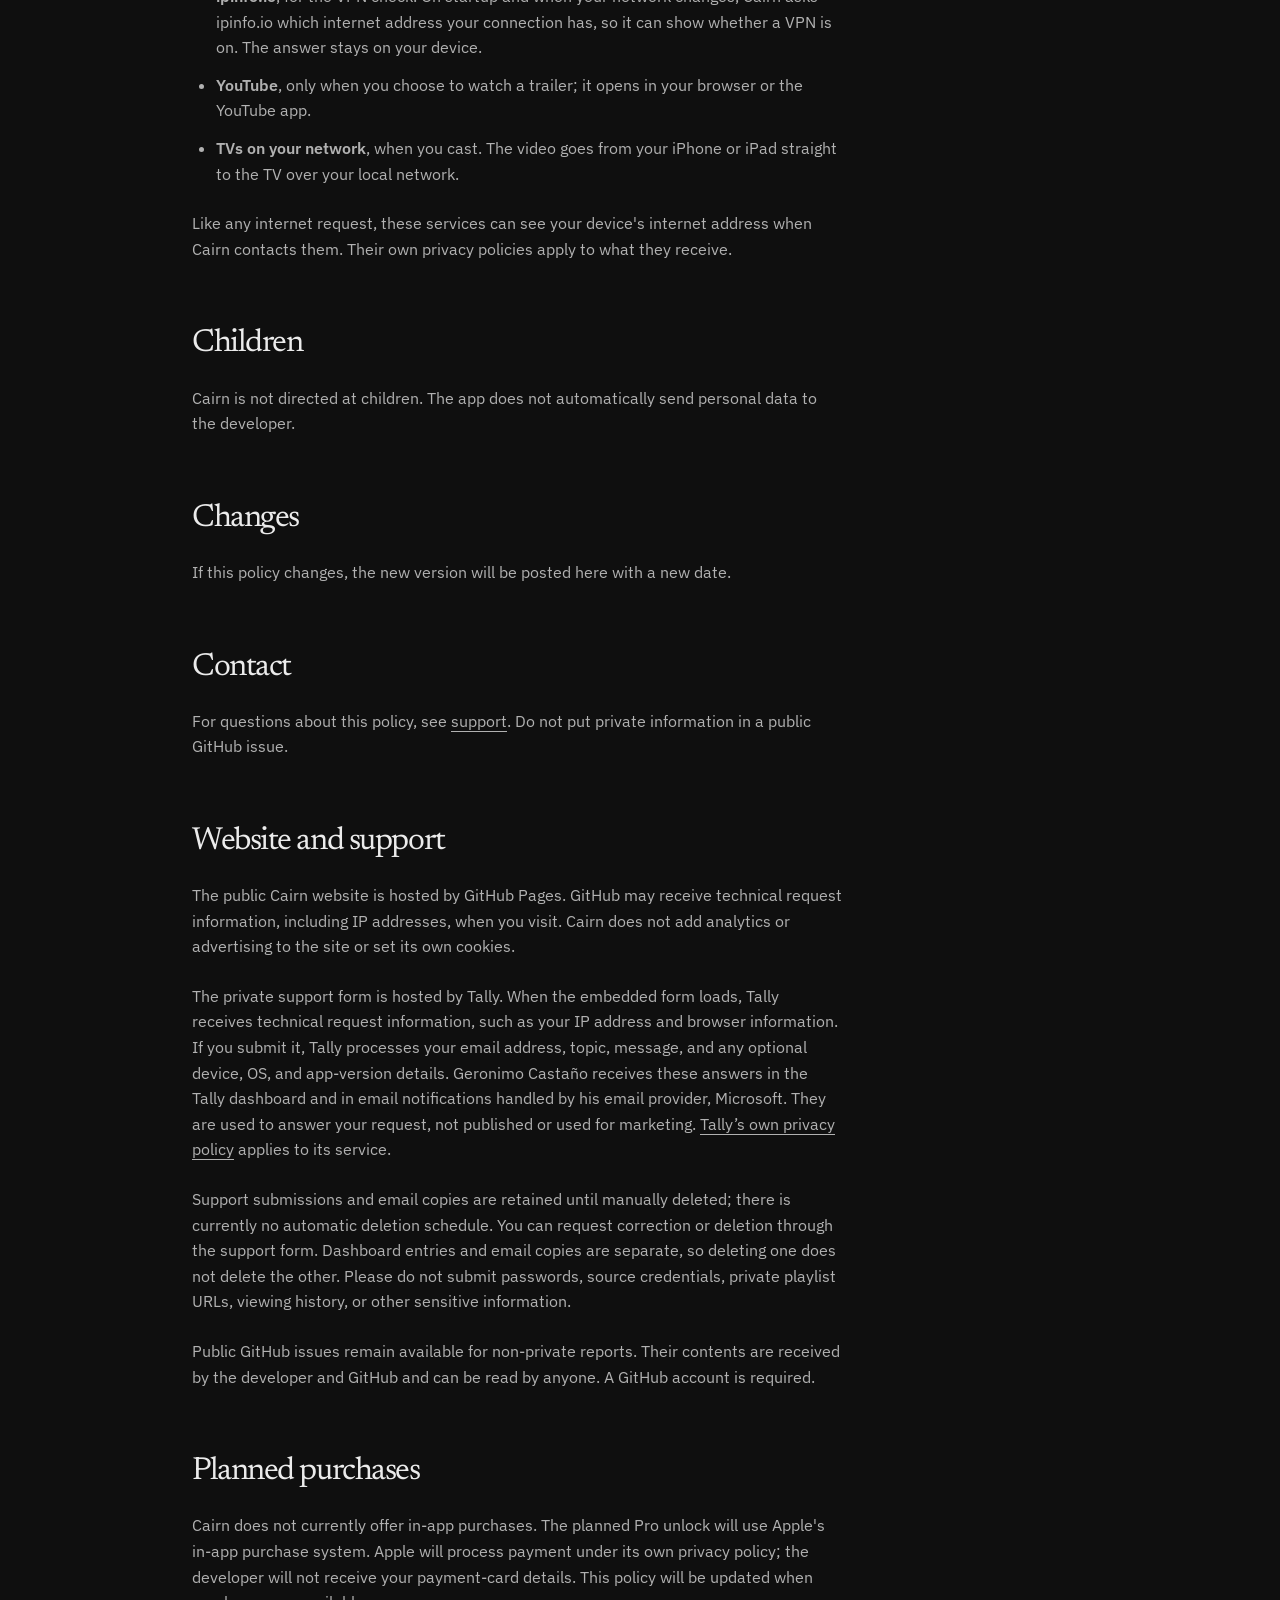
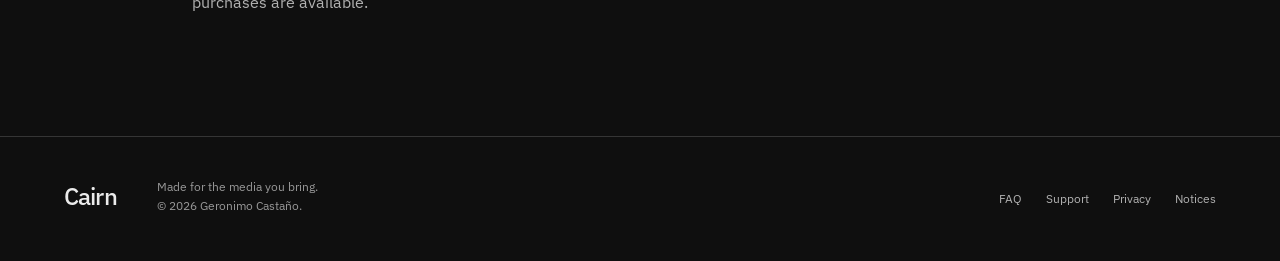
<file: privacy.html>
<!doctype html><html lang="en"><head><meta charset="utf-8"><meta name="viewport" content="width=device-width,initial-scale=1"><meta name="description" content="Answers, troubleshooting and support for Cairn, the native Apple media player."><title>Privacy policy · Cairn</title><link rel="icon" href="assets/icon.png"><link rel="stylesheet" href="tokens.css?v=monochrome-20261006"><link rel="stylesheet" href="redesign.css"><link rel="stylesheet" href="help.css"></head><body><a class="skip-link" href="#main">Skip to content</a><header class="site-head"><a class="site-logo" href="index.html"><img src="assets/icon.png" alt="">Cairn</a><nav class="help-nav" aria-label="Main"><a href="faq.html">FAQ</a><a href="support.html">Support</a></nav></header><main id="main" class="help-main privacy-main"><div class="help-intro"><h1>Your privacy,<br>in plain language.</h1><p>How Cairn handles your library, connections, and support requests.</p></div>
<p><em>Last updated: October 6, 2026</em></p>
<p>Cairn is a video player for Mac, iPhone, iPad, and Apple TV. It has no accounts, analytics, advertising, or tracking. The app does not automatically send your library or viewing history to the developer. Information you choose to send through support is separate.</p>
<nav class="topic-links" aria-label="Privacy topics"><a href="#local-data">On your device</a><a href="#connections">Connections</a><a href="#support-data">Website &amp; support</a></nav><h2 id="local-data">What stays on your device</h2>
<ul>
<li><strong>Your sources</strong>: the servers and playlists you add. Passwords and API keys are kept in the Keychain on your device.</li>
<li><strong>Your library and history</strong>: what you watched, where you stopped, favorites, and settings. The library and watch history are stored encrypted on your device.</li>
<li><strong>Offline titles</strong>: videos you save to watch offline, stored in Cairn&#x27;s folder on your device.</li>
</ul>
<p>Removing a source from within Cairn is different from hiding it: hidden sources retain their data. App files and Keychain credentials are stored separately; deleting the app may leave Keychain entries behind. On Mac, Settings → Open local data folder shows where the app stores its local files. Contact support if you need help removing data.</p>
<h2 id="connections">What Cairn connects to</h2>
<p>Cairn connects to services to load your content, enrich your library, and check your connection:</p>
<ul>
<li><strong>Your sources.</strong> Cairn connects directly to the servers and addresses you add, including any TV guide address, to load your library and play it. What those servers do with your requests is up to whoever runs them.</li>
<li><strong>OpenSubtitles</strong> (opensubtitles.org or opensubtitles.com), when you search for subtitles. Cairn sends the title, its year, season and episode, and the languages you chose, plus your API key if you entered one.</li>
<li><strong>TVmaze</strong> (tvmaze.com), to fill in episode details for series. Cairn sends the series name.</li>
<li><strong>TMDB</strong> (themoviedb.org), to load artwork for some titles.</li>
<li><strong>ipinfo.io</strong>, for the VPN check. On startup and when your network changes, Cairn asks ipinfo.io which internet address your connection has, so it can show whether a VPN is on. The answer stays on your device.</li>
<li><strong>YouTube</strong>, only when you choose to watch a trailer; it opens in your browser or the YouTube app.</li>
<li><strong>TVs on your network</strong>, when you cast. The video goes from your iPhone or iPad straight to the TV over your local network.</li>
</ul>
<p>Like any internet request, these services can see your device&#x27;s internet address when Cairn contacts them. Their own privacy policies apply to what they receive.</p>
<h2>Children</h2>
<p>Cairn is not directed at children. The app does not automatically send personal data to the developer.</p>
<h2>Changes</h2>
<p>If this policy changes, the new version will be posted here with a new date.</p>
<h2>Contact</h2>
<p>For questions about this policy, see <a href="support.html">support</a>. Do not put private information in a public GitHub issue.</p>
<h2 id="support-data">Website and support</h2>
<p>The public Cairn website is hosted by GitHub Pages. GitHub may receive technical request information, including IP addresses, when you visit. Cairn does not add analytics or advertising to the site or set its own cookies.</p>
<p>The private support form is hosted by Tally. When the embedded form loads, Tally receives technical request information, such as your IP address and browser information. If you submit it, Tally processes your email address, topic, message, and any optional device, OS, and app-version details. Geronimo Castaño receives these answers in the Tally dashboard and in email notifications handled by his email provider, Microsoft. They are used to answer your request, not published or used for marketing. <a href="https://tally.so/help/privacy-policy">Tally’s own privacy policy</a> applies to its service.</p>
<p>Support submissions and email copies are retained until manually deleted; there is currently no automatic deletion schedule. You can request correction or deletion through the support form. Dashboard entries and email copies are separate, so deleting one does not delete the other. Please do not submit passwords, source credentials, private playlist URLs, viewing history, or other sensitive information.</p>
<p>Public GitHub issues remain available for non-private reports. Their contents are received by the developer and GitHub and can be read by anyone. A GitHub account is required.</p>
<h2>Planned purchases</h2>
<p>Cairn does not currently offer in-app purchases. The planned Pro unlock will use Apple&#x27;s in-app purchase system. Apple will process payment under its own privacy policy; the developer will not receive your payment-card details. This policy will be updated when purchases are available.</p></main><footer class="site-foot"><div class="foot-note"><a class="site-logo" href="index.html">Cairn</a><p>Made for the media you bring.<br>© 2026 Geronimo Castaño.</p></div><nav aria-label="Information"><a href="faq.html">FAQ</a><a href="support.html">Support</a><a href="privacy.html">Privacy</a><a href="notices.html">Notices</a></nav></footer></body></html>
</file>
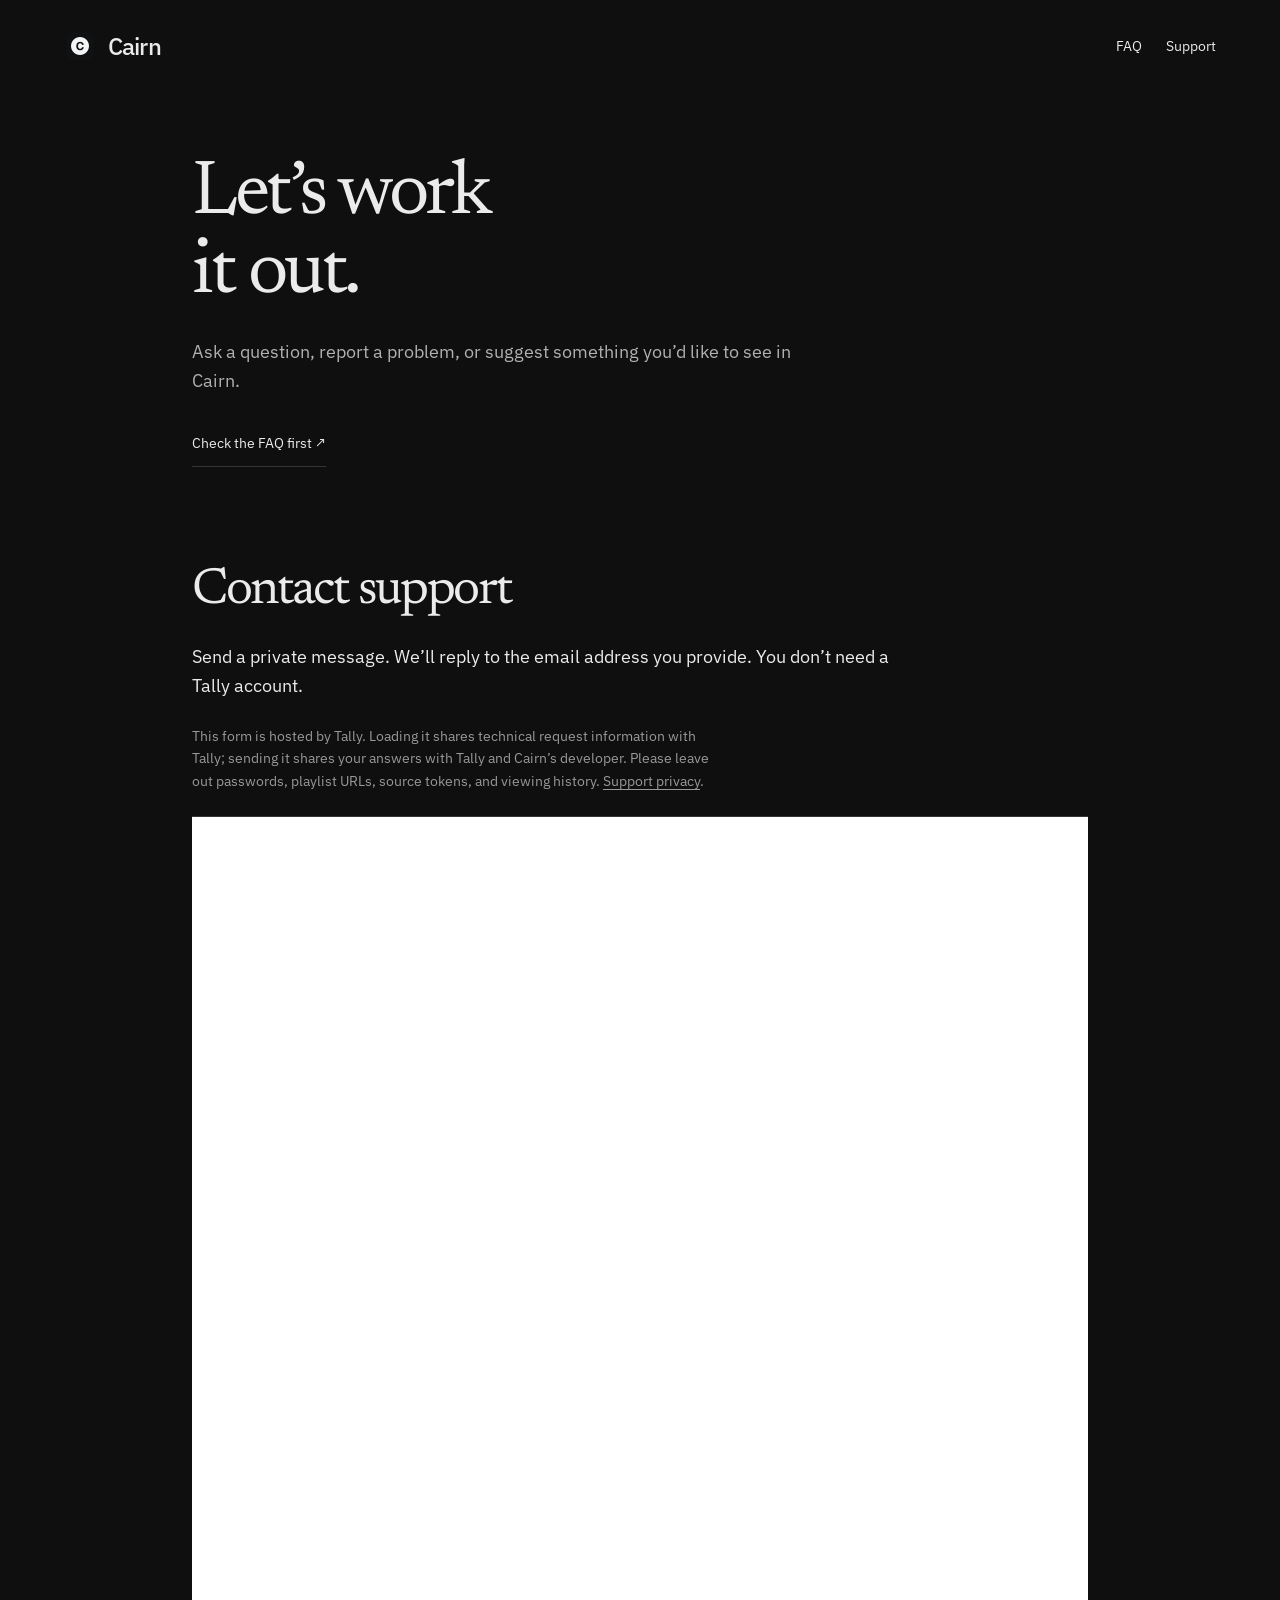
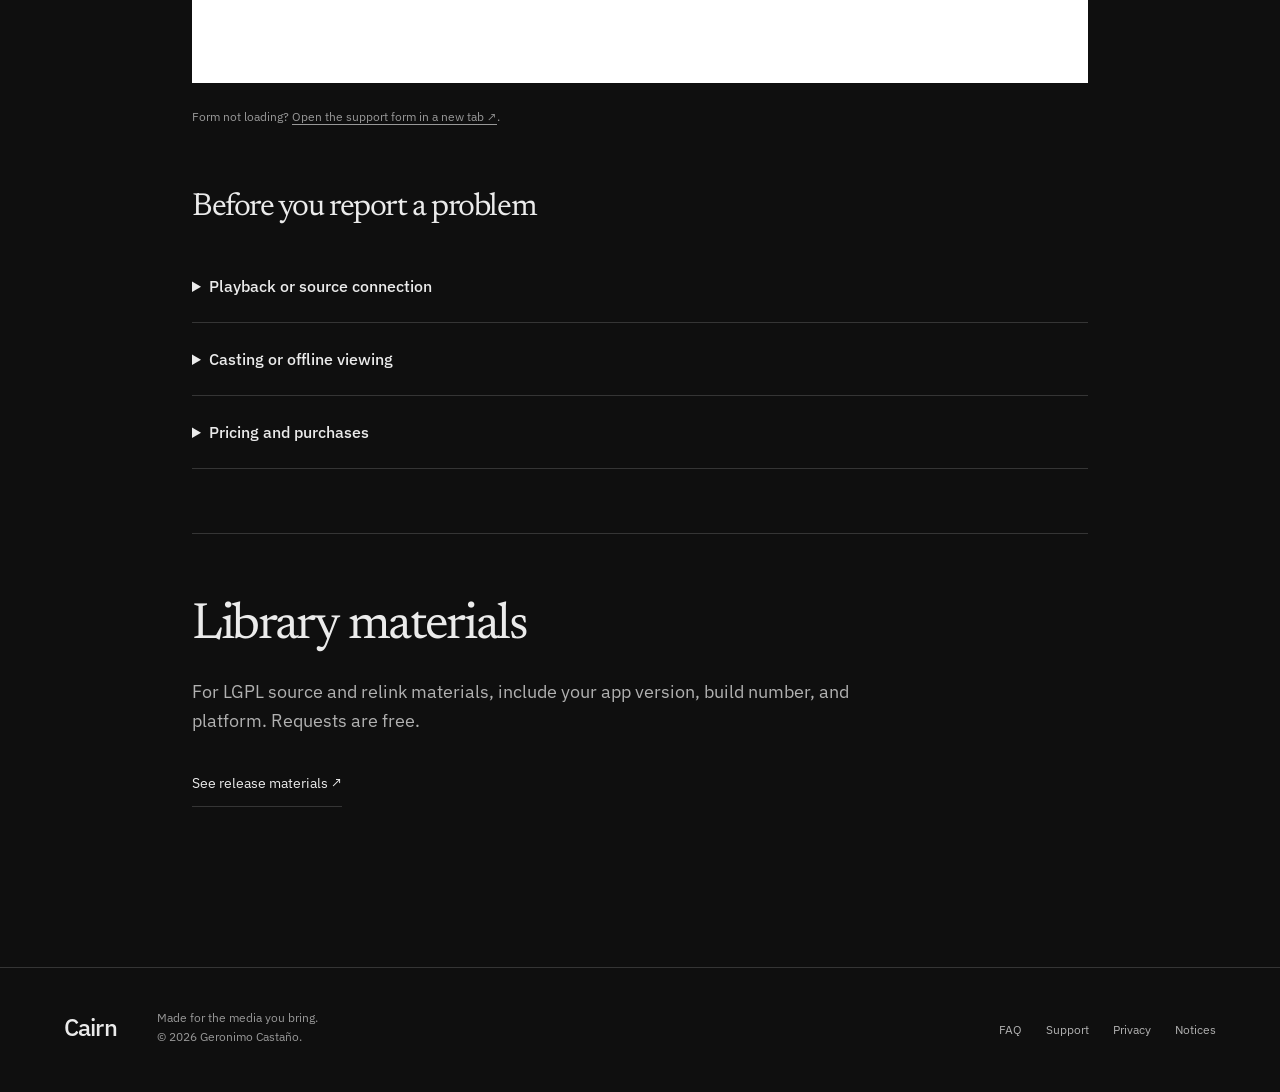
<file: support.html>
<!doctype html><html lang="en"><head><meta charset="utf-8"><meta name="viewport" content="width=device-width,initial-scale=1"><meta name="description" content="Answers, troubleshooting and support for Cairn, the native Apple media player."><title>Support · Cairn</title><link rel="icon" href="assets/icon.png"><link rel="stylesheet" href="tokens.css?v=monochrome-20261006"><link rel="stylesheet" href="redesign.css"><link rel="stylesheet" href="help.css?v=e45835d"></head><body><a class="skip-link" href="#main">Skip to content</a><header class="site-head"><a class="site-logo" href="index.html"><img src="assets/icon.png" alt="">Cairn</a><nav class="help-nav" aria-label="Main"><a href="faq.html">FAQ</a><a href="support.html">Support</a></nav></header><main id="main" class="help-main"><div class="help-intro"><h1>Let’s work<br>it out.</h1><p>Ask a question, report a problem, or suggest something you’d like to see in Cairn.</p><a class="text-link" href="faq.html">Check the FAQ first ↗</a></div><section id="contact"><h2>Contact support</h2><p>Send a private message. We’ll reply to the email address you provide. You don’t need a Tally account.</p><p class="form-disclosure">This form is hosted by Tally. Loading it shares technical request information with Tally; sending it shares your answers with Tally and Cairn’s developer. Please leave out passwords, playlist URLs, source tokens, and viewing history. <a href="privacy.html#support-data">Support privacy</a>.</p><div class="tally-panel"><iframe src="https://tally.so/embed/pblkE1?alignLeft=1&amp;hideTitle=1&amp;dynamicHeight=1" loading="lazy" width="100%" height="866" title="Cairn support form"></iframe></div><p class="field-help">Form not loading? <a href="https://tally.so/r/pblkE1" target="_blank" rel="noopener">Open the support form in a new tab ↗</a>.</p></section><section class="answer-group"><h2>Before you report a problem</h2><details class="answer"><summary>Playback or source connection</summary><div class="answer-body"><p>Try a different title and check whether the source works in another player on the same network. If only Cairn fails, tell us your source type (M3U, Xtream, Plex, or a file), device and OS, app version, and the exact error. Leave out the source address and credentials.</p></div></details><details class="answer"><summary>Casting or offline viewing</summary><div class="answer-body"><p>For casting, include the receiver model and confirm that both devices use the same Wi-Fi network and Local Network access is allowed. For downloads, tell us whether the problem is saving the video or playing a saved title.</p></div></details><details class="answer"><summary>Pricing and purchases</summary><div class="answer-body"><p>Purchases are not live yet. Cairn is planned as a free player with an optional one-time Pro upgrade across your supported Apple devices. The final price and feature split will be announced with the release.</p></div></details></section><section class="help-close"><h2>Library materials</h2><p>For LGPL source and relink materials, include your app version, build number, and platform. Requests are free.</p><a class="text-link" href="notices.html">See release materials ↗</a></section></main><script async src="https://tally.so/widgets/embed.js"></script><footer class="site-foot"><div class="foot-note"><a class="site-logo" href="index.html">Cairn</a><p>Made for the media you bring.<br>© 2026 Geronimo Castaño.</p></div><nav aria-label="Information"><a href="faq.html">FAQ</a><a href="support.html">Support</a><a href="privacy.html">Privacy</a><a href="notices.html">Notices</a></nav></footer></body></html>
</file>
<file: tokens.css>
@import url('./assets/fonts/newsreader.css');
@import url('./assets/fonts/plex.css');
:root {
 --color-paper: oklch(17% 0 0);
 --color-paper-2: oklch(20% 0 0);
 --color-paper-3: oklch(24% 0 0);
 --color-ink: oklch(94% 0 0);
 --color-ink-2: oklch(76% 0 0);
 --color-muted: oklch(68% 0 0);
 --color-rule: oklch(33% 0 0);
 --color-accent: oklch(96% 0 0);
 --color-accent-ink: oklch(18% 0 0);
 --color-focus: oklch(85% 0 0);
 --color-shadow: oklch(10% 0 0);
 --color-overlay: oklch(13% 0 0 / .95);
 --font-display: 'Newsreader', ui-serif, Georgia, serif;
 --font-body: 'IBM Plex Sans', ui-sans-serif, system-ui, sans-serif;
 --space-2xs: .25rem; --space-xs: .5rem; --space-sm: .75rem; --space-md: 1rem;
 --space-lg: 1.5rem; --space-xl: 2.5rem; --space-2xl: 4rem; --space-3xl: 6rem; --space-4xl: 9rem;
 --text-xs: .75rem; --text-sm: .875rem; --text-md: 1rem; --text-lg: 1.125rem;
 --text-xl: 1.5rem; --text-2xl: 2rem;
 --text-display: clamp(3rem, 5.8vw, 5.75rem);
 --text-section: clamp(2.25rem, 4vw, 3.75rem);
 --page-gutter: clamp(1.25rem, 5vw, 5rem);
 --page-width: 84rem;
 --ease-out: cubic-bezier(.16,1,.3,1); --ease-in: cubic-bezier(.7,0,.84,0); --ease-in-out: cubic-bezier(.65,0,.35,1);
 --dur-micro: 120ms; --dur-short: 220ms; --dur-long: 300ms;
 --rule-thin: 1px; --radius-frame: .25rem; --radius-button: .2rem;
 --z-base: 1; --z-raised: 10; --z-modal: 400;
 --sc-canvas: var(--color-paper); --sc-surface: var(--color-paper-2); --sc-ink: var(--color-ink);
 --sc-ink-soft: var(--color-ink-2); --sc-accent: var(--color-accent); --sc-accent-ink: var(--color-accent-ink);
 --sc-font-display: var(--font-display); --sc-font-text: var(--font-body);
}
</file>
<file: redesign.css>
/* Hallmark · macrostructure: Workbench · tone: cinematic editorial · anchor hue: olive
 * theme: Studio adapted to Cairn · nav: N9 · footer: Ft4 · enrichment: existing film and real screenshots
 * audience: Apple media viewers · use: watch the film and inspect the app · first Hallmark build
 * Scroll Craft: screening room · parallax / flow / reveal / native pan · no pinned travel
 * contrast: pass (40–41) · nav/footer/hero: pass (42–45) · mobile: pass (34, 49, 50–57)
 * honest/chrome/tokens/icons: pass · Hallmark pre-emit critique: P4 H4 E4 S5 R5 V4 */
*{box-sizing:border-box}html,body{overflow-x:clip}html{color-scheme:dark;scroll-behavior:smooth;scroll-padding-top:var(--space-lg)}body{margin:0;background:var(--color-paper);color:var(--color-ink);font-family:var(--font-body);font-size:var(--text-lg);font-weight:400;line-height:1.6}::selection{background:var(--color-accent);color:var(--color-accent-ink)}a{color:inherit;text-underline-offset:.22em;text-decoration-thickness:var(--rule-thin)}button{font:inherit;color:inherit;cursor:pointer}button,a,summary{-webkit-tap-highlight-color:var(--color-rule)}button:focus-visible,a:focus-visible,summary:focus-visible,.watch-rail:focus-visible{outline:2px solid var(--color-focus);outline-offset:5px}button:disabled,[aria-disabled=true]{opacity:.45;cursor:not-allowed}button[aria-busy=true]{cursor:progress}button[data-state=error]{border-color:var(--color-focus)}button[data-state=success]{color:var(--color-accent)}button:active,.text-link:active{transform:translateY(1px)}button,a{transition:transform var(--dur-micro) var(--ease-out)}button{white-space:nowrap}img{display:block;width:100%;height:auto}figure,p,h1,h2,h3{margin:0}h1,h2{font-family:var(--font-display);font-weight:400;font-style:normal;letter-spacing:-.045em;overflow-wrap:anywhere;min-width:0}h1{font-size:var(--text-display);line-height:1.03}h2{font-size:var(--text-section);line-height:1.1}p{max-width:65ch}figure{min-width:0}figcaption{font-size:var(--text-sm);color:var(--color-muted)}[hidden]{display:none!important}.site-head,main,.site-foot{width:min(100%,var(--page-width));margin-inline:auto;padding-inline:var(--page-gutter)}.site-head{display:flex;justify-content:space-between;align-items:center;padding-block:var(--space-lg);gap:var(--space-md)}.site-logo{display:flex;align-items:center;gap:var(--space-sm);font-size:var(--text-xl);font-weight:500;letter-spacing:-.035em;text-decoration:none;font-family:var(--font-body);white-space:nowrap}.site-logo img{width:32px;height:32px}.text-link{display:inline-flex;align-items:center;gap:var(--space-sm);font-size:var(--text-sm);white-space:nowrap;text-decoration:none;border-bottom:var(--rule-thin) solid var(--color-rule);padding-block:var(--space-sm);min-height:44px}.text-link:hover{color:var(--color-accent);border-color:var(--color-accent)}.skip-link{position:fixed;top:var(--space-md);left:var(--space-md);z-index:var(--z-modal);background:var(--color-accent);color:var(--color-accent-ink);padding:var(--space-sm) var(--space-md);transform:translateY(-200%);white-space:nowrap}.skip-link:focus{transform:none}.opening{padding-block:var(--space-2xl) var(--space-3xl);display:grid;gap:var(--space-xl);align-items:center}.opening-copy{display:grid;gap:var(--space-lg)}.platform-line{font-size:var(--text-xs);color:var(--color-ink-2);letter-spacing:.03em}.opening-lede{color:var(--color-ink-2);font-size:var(--text-lg);line-height:1.5}.release-note{color:var(--color-muted);font-size:var(--text-xs);display:flex;align-items:center;gap:var(--space-xs)}.status-dot{width:5px;height:5px;border-radius:50%;background:var(--color-accent)}.screen-composition{position:relative;aspect-ratio:1.26;isolation:isolate;min-width:0;margin-block:var(--space-lg)}.plane{position:absolute;box-shadow:0 12px 32px var(--color-shadow);border:var(--rule-thin) solid var(--color-rule);background:var(--color-paper-2);border-radius:var(--radius-frame);overflow:clip}.plane-back{width:89%;inset-inline-end:0;inset-block-start:2%;z-index:var(--z-base)}.plane-middle{width:67%;inset-inline-start:0;inset-block-start:37%;z-index:2}.plane-front{width:27%;inset-inline-end:3%;inset-block-start:30%;z-index:3}.chapter-index{display:flex;gap:var(--space-xl);flex-wrap:wrap;padding-block:var(--space-lg);border-block:var(--rule-thin) solid var(--color-rule)}.chapter-index a{font-size:var(--text-sm);white-space:nowrap;text-decoration:none;min-height:44px;display:inline-flex;align-items:center}.chapter-index a:hover{color:var(--color-accent)}.film-section{padding-block:var(--space-3xl) var(--space-2xl)}.film-intro{display:grid;gap:var(--space-lg);margin-block-end:var(--space-xl)}.film-intro p{color:var(--color-ink-2);font-size:var(--text-md)}.film-figure{margin-inline:calc(var(--page-gutter)*-1)}video{display:block;width:100%;height:auto;aspect-ratio:16/9;background:var(--color-paper-2)}.film-figure figcaption{padding-block:var(--space-md);padding-inline:var(--page-gutter);font-size:var(--text-xs)}.film-scenes{border-top:var(--rule-thin) solid var(--color-rule);padding-block:var(--space-lg);display:grid;gap:var(--space-md)}.scene-label{font-size:var(--text-xs);color:var(--color-muted)}.scene-buttons{display:flex;gap:var(--space-sm);flex-wrap:wrap}.scene-buttons button{font-size:var(--text-sm);border:var(--rule-thin) solid var(--color-rule);background:transparent;border-radius:var(--radius-button);padding:var(--space-sm) var(--space-md);min-height:44px;display:flex;gap:var(--space-sm);align-items:center}.scene-buttons button span{font-variant-numeric:tabular-nums;font-size:var(--text-xs);color:var(--color-muted)}.scene-buttons button[aria-pressed=true]{border-color:var(--color-accent);color:var(--color-accent)}.scene-buttons button:hover{background:var(--color-paper-3)}.scene-gallery{justify-self:start}.film-status{font-size:var(--text-sm);color:var(--color-ink-2)}.film-status:empty{display:none}.film-description{margin-block-start:var(--space-md);font-size:var(--text-sm);color:var(--color-ink-2)}summary{cursor:pointer;min-height:44px;display:list-item;padding-block:var(--space-xs)}.film-description p{margin-block:var(--space-md);max-width:70ch}.guide-section{display:grid;gap:var(--space-xl);padding-block:var(--space-2xl) var(--space-3xl)}.guide-copy{display:grid;gap:var(--space-lg);align-content:center}.guide-copy p{color:var(--color-ink-2);font-size:var(--text-md);max-width:42ch}.guide-copy .small-note{color:var(--color-muted);font-size:var(--text-xs)}.guide-media{background:var(--color-paper-2)}.guide-media figcaption{padding:var(--space-sm) var(--space-md)}.watch-section{padding-block:var(--space-xl) var(--space-3xl)}.watch-heading{display:grid;gap:var(--space-lg);margin-block-end:var(--space-xl)}.watch-heading p{color:var(--color-ink-2);font-size:var(--text-md);max-width:32ch}.watch-rail{display:flex;gap:var(--space-lg);overflow-x:auto;scroll-snap-type:x proximity;scrollbar-width:thin;scrollbar-color:var(--color-rule) var(--color-paper);padding-block-end:var(--space-lg)}.watch-rail figure{flex:0 0 88%;scroll-snap-align:start}.watch-rail img{aspect-ratio:1.6;object-fit:contain;background:var(--color-paper-2)}.watch-rail figcaption{padding-block:var(--space-md);display:grid;gap:var(--space-xs)}.watch-rail strong{font-size:var(--text-lg);font-weight:500;color:var(--color-ink)}.watch-rail span{font-size:var(--text-sm);max-width:40ch;color:var(--color-ink-2)}.gallery-section{padding-block:var(--space-2xl) var(--space-3xl);border-block-start:var(--rule-thin) solid var(--color-rule)}.gallery-heading{display:grid;gap:var(--space-md);margin-block-end:var(--space-xl)}.gallery-heading p{font-size:var(--text-md);color:var(--color-ink-2)}.gallery-toolbar{display:flex;flex-wrap:wrap;gap:var(--space-lg);justify-content:space-between;align-items:center;margin-block-end:var(--space-xl)}.filter-buttons{display:flex;gap:var(--space-xs);flex-wrap:wrap}.filter-buttons button{font-size:var(--text-sm);background:transparent;border:var(--rule-thin) solid var(--color-rule);border-radius:var(--radius-button);padding:var(--space-xs) var(--space-sm);min-height:44px}.filter-buttons button[aria-pressed=true]{background:var(--color-accent);color:var(--color-accent-ink);border-color:var(--color-accent)}.filter-buttons button:hover:not([aria-pressed=true]){background:var(--color-paper-3)}#gallery-count{font-size:var(--text-xs);color:var(--color-muted);font-variant-numeric:tabular-nums;white-space:nowrap}.gallery-grid{display:grid;grid-template-columns:minmax(0,1fr);gap:var(--space-xl) var(--space-lg);align-items:start}.gallery-item{display:grid;gap:var(--space-sm)}.image-link{display:block;position:relative;background:var(--color-paper-2);border:var(--rule-thin) solid var(--color-rule);overflow:clip}.gallery-item img{aspect-ratio:16/10;object-fit:contain}.enlarge-mark{position:absolute;right:var(--space-xs);bottom:var(--space-xs);width:32px;height:32px;display:grid;place-items:center;background:var(--color-paper-2);color:var(--color-ink);font-size:var(--text-lg);border:var(--rule-thin) solid var(--color-rule)}.image-link:hover .enlarge-mark{background:var(--color-accent);color:var(--color-accent-ink)}.gallery-item figcaption{display:flex;justify-content:space-between;gap:var(--space-sm);font-size:var(--text-xs);line-height:1.5;color:var(--color-ink-2)}.caption-platform{color:var(--color-muted);white-space:nowrap}.gallery-note{font-size:var(--text-xs);color:var(--color-muted);margin-block-start:var(--space-xl);max-width:65ch}.closing{padding-block:var(--space-xl) var(--space-3xl);display:grid;gap:var(--space-xl)}.closing-copy{display:grid;gap:var(--space-lg);color:var(--color-ink-2);font-size:var(--text-md)}.closing-copy .text-link{justify-self:start;color:var(--color-ink)}.site-foot{display:grid;gap:var(--space-xl);padding-block:var(--space-xl);border-top:var(--rule-thin) solid var(--color-rule);font-size:var(--text-xs);color:var(--color-muted)}.foot-note{display:flex;gap:var(--space-xl);align-items:start}.foot-note .site-logo{color:var(--color-ink)}.site-foot nav{display:flex;gap:var(--space-lg);flex-wrap:wrap}.site-foot nav a,.site-foot .credit a{white-space:nowrap}.site-foot nav a{min-height:44px;display:inline-flex;align-items:center;text-decoration:none;color:var(--color-ink-2)}.credit{max-width:65ch}.image-viewer{width:calc(100% - 2rem);max-width:90rem;height:calc(100dvh - 2rem);max-height:64rem;margin:auto;background:var(--color-paper);color:var(--color-ink);padding:var(--space-md);border:var(--rule-thin) solid var(--color-rule);border-radius:var(--radius-frame);overflow:auto}.image-viewer::backdrop{background:var(--color-overlay)}.image-viewer[open]{display:flex;flex-direction:column;gap:var(--space-md)}.viewer-head,.viewer-bottom{display:flex;align-items:center;justify-content:space-between;gap:var(--space-md);font-size:var(--text-sm)}.viewer-head p{font-size:var(--text-sm)}.image-viewer button{background:var(--color-paper-2);border:var(--rule-thin) solid var(--color-rule);padding:var(--space-xs) var(--space-sm);min-height:44px;font-size:var(--text-xs)}.image-viewer button:hover{background:var(--color-paper-3)}.viewer-image-wrap{flex:1;min-height:0;display:grid;place-items:center;position:relative;background:var(--color-paper-2)}#viewer-image{width:100%;height:100%;object-fit:contain;min-height:0;max-height:100%}.viewer-status{position:absolute;background:var(--color-paper-2);padding:var(--space-md);font-size:var(--text-sm)}.viewer-bottom a{font-size:var(--text-xs);white-space:nowrap}.viewer-head button{flex-shrink:0}.viewer-bottom button{padding-inline:var(--space-xs)}
@media(min-width:40rem){.opening{padding-block:var(--space-3xl) var(--space-4xl);grid-template-columns:minmax(0,1fr) minmax(0,1fr);gap:var(--space-xl)}.opening h1{font-size:clamp(3rem,5.7vw,5.5rem)}.opening-copy{gap:var(--space-xl)}.screen-composition{margin:0}.film-intro,.gallery-heading{grid-template-columns:minmax(0,1.3fr) minmax(0,1fr);align-items:end}.film-figure{margin-inline:0}.film-figure figcaption{padding-inline:0}.guide-section{grid-template-columns:minmax(0,.8fr) minmax(0,1.2fr);gap:var(--space-xl)}.watch-rail figure{flex-basis:54%}.gallery-grid{grid-template-columns:repeat(2,minmax(0,1fr))}.closing{grid-template-columns:minmax(0,1.2fr) minmax(0,1fr)}.site-foot{grid-template-columns:minmax(0,1fr) auto}.credit{grid-column:1/-1}.watch-heading{grid-template-columns:minmax(0,1.3fr) minmax(0,1fr);align-items:end}.viewer-bottom button{padding-inline:var(--space-md)}}
@media(min-width:60rem){.opening{min-height:36rem;padding-block:var(--space-2xl) var(--space-3xl)}.film-section{padding-block-start:var(--space-4xl)}.film-scenes{grid-template-columns:auto minmax(0,1fr) auto;align-items:center}.scene-buttons{justify-content:center}.gallery-grid{grid-template-columns:repeat(3,minmax(0,1fr))}.guide-section{padding-block:var(--space-3xl) var(--space-4xl);gap:var(--space-2xl)}.watch-rail figure{flex-basis:42%}.watch-section{padding-block-end:var(--space-4xl)}.gallery-section{padding-block:var(--space-3xl) var(--space-4xl)}.closing{padding-block:var(--space-xl) var(--space-4xl)}.film-intro p,.gallery-heading p{justify-self:end}.image-viewer{padding:var(--space-lg)}}
@media(prefers-reduced-motion:reduce){html{scroll-behavior:auto}*,*::before,*::after{animation-duration:0.01ms!important;transition-duration:0.01ms!important}.plane,.guide-media{transform:none!important;clip-path:none!important}}
@media(max-width:39.999rem){.plane{transform:none!important}.guide-media{clip-path:none!important}}
</file>
<file: help.css>
/* Cairn help pages · existing olive tokens and type system */
.help-main{max-width:64rem;padding-block-end:var(--space-3xl)}.help-intro{padding-block:var(--space-2xl) var(--space-3xl);display:grid;gap:var(--space-lg)}.help-intro h1{font-size:clamp(2.75rem,6vw,5rem)}.help-intro>p{max-width:55ch;color:var(--color-ink-2)}.help-intro .text-link{justify-self:start}.help-nav{display:flex;gap:var(--space-lg);align-items:center}.help-nav a{font-size:var(--text-sm);min-height:44px;display:inline-flex;align-items:center;text-decoration:none;white-space:nowrap}.help-nav a:hover{color:var(--color-accent)}.topic-links{display:flex;align-items:center;gap:var(--space-lg);flex-wrap:wrap;padding-block:var(--space-lg);border-block:var(--rule-thin) solid var(--color-rule);margin-block-end:var(--space-2xl)}.topic-links a{font-size:var(--text-sm);white-space:nowrap;min-height:44px;display:inline-flex;align-items:center;text-decoration:none}.answer-group{margin-block:var(--space-2xl)}.answer-group h2{font-size:var(--text-2xl);margin-block-end:var(--space-lg)}.answer{border-block-end:var(--rule-thin) solid var(--color-rule)}.answer summary{min-height:64px;padding:var(--space-lg) var(--space-md) var(--space-lg) 0;font-size:var(--text-md);font-weight:500;cursor:pointer;line-height:1.5}.answer summary:hover{color:var(--color-accent)}.answer summary:active{color:var(--color-ink-2)}.answer-body{padding-block-end:var(--space-lg);color:var(--color-ink-2);font-size:var(--text-md)}.answer-body p{max-width:65ch}.help-close{border-block-start:var(--rule-thin) solid var(--color-rule);padding-block:var(--space-2xl);display:grid;gap:var(--space-lg)}.help-close p{color:var(--color-ink-2)}.help-close .text-link{justify-self:start}.faq-search{max-width:40rem;margin-block-end:var(--space-lg)}label{display:block;font-size:var(--text-sm);font-weight:500;margin-block-end:var(--space-xs)}label span{font-weight:400;color:var(--color-muted)}input,select,textarea{width:100%;min-width:0;min-height:44px;background:var(--color-paper-2);color:var(--color-ink);font:inherit;font-size:var(--text-md);border:var(--rule-thin) solid var(--color-rule);border-radius:var(--radius-button);padding:var(--space-sm);outline:2px solid transparent;outline-offset:1px}textarea{resize:vertical}input:hover,select:hover,textarea:hover{border-color:var(--color-muted)}input:focus-visible,select:focus-visible,textarea:focus-visible{outline-color:var(--color-focus)}input:user-invalid,textarea:user-invalid,select:user-invalid{border-color:var(--color-focus)}input:disabled,select:disabled,textarea:disabled{opacity:.55;cursor:not-allowed}input::placeholder,textarea::placeholder{color:var(--color-muted)}.field-help{min-height:1lh;color:var(--color-muted);font-size:var(--text-xs);margin-block-start:var(--space-xs)}.form-grid{display:grid;grid-template-columns:minmax(0,1fr);gap:var(--space-lg)}.field{margin-block:var(--space-lg)}.form-grid .field{margin:0}.form-grid{margin-block:var(--space-lg)}#contact>h2{margin-block-end:var(--space-lg)}#contact{margin-block-end:var(--space-2xl)}#support-fallback p,#support-form>p{font-size:var(--text-md);color:var(--color-ink-2)}.form-disclosure{font-size:var(--text-sm);color:var(--color-muted);margin-block:var(--space-lg)}.send-button{min-height:44px;border:var(--rule-thin) solid var(--color-accent);background:var(--color-accent);color:var(--color-accent-ink);padding:var(--space-sm) var(--space-lg);border-radius:var(--radius-button);font-size:var(--text-md)}.send-button:hover{background:var(--color-paper-3);color:var(--color-ink)}.form-status{min-height:2lh;font-size:var(--text-sm);margin-block-start:var(--space-md);max-width:65ch}.privacy-main>h2{font-size:var(--text-2xl);margin-block:var(--space-2xl) var(--space-lg)}.privacy-main>p,.privacy-main>ul{font-size:var(--text-md);max-width:65ch;color:var(--color-ink-2);margin-block:var(--space-lg)}.privacy-main li{margin-block:var(--space-sm)}.privacy-main ul{padding-inline-start:var(--space-lg)}.home-faq{border-top:var(--rule-thin) solid var(--color-rule);padding-block:var(--space-2xl) var(--space-3xl);display:grid;gap:var(--space-xl)}.home-faq .text-link{margin-block-start:var(--space-lg)}@media(min-width:40rem){.form-grid{grid-template-columns:repeat(2,minmax(0,1fr))}.home-faq{grid-template-columns:minmax(0,1fr) minmax(0,1.2fr)}}

.tally-panel{background:var(--color-paper);color:var(--color-ink);border-top:1px solid var(--color-rule);overflow:hidden;margin:1.5rem 0}.tally-panel iframe{display:block;border:0;width:100%}
</file>
<file: style.css>
:root{color-scheme:dark;--bg:#101010;--fg:#f5f5f5;--muted:#adadad;--accent:#f5f5f5}*{box-sizing:border-box}body{margin:0;background:var(--bg);color:var(--fg);font:17px/1.65 system-ui,-apple-system,sans-serif}a{color:var(--accent);text-underline-offset:4px}a:hover{color:#fff}a:focus-visible{outline:2px solid var(--accent);outline-offset:5px}header,main,footer{max-width:1120px;margin:auto;padding:28px}header{display:flex;align-items:center;justify-content:space-between;gap:24px}nav{display:flex;gap:24px;flex-wrap:wrap}nav a,.brand{text-decoration:none}.brand{display:flex;align-items:center;gap:12px;font-size:24px;font-weight:650;color:var(--fg)}.brand img{width:44px;height:44px;border-radius:12px}.eyebrow{text-transform:uppercase;letter-spacing:.16em;color:var(--accent);font-size:12px}h1{font-size:clamp(40px,7vw,84px);line-height:1.04;font-weight:550;letter-spacing:-.055em;max-width:850px;margin:28px 0}h2{font-size:28px;line-height:1.25;font-weight:550;letter-spacing:-.025em;margin-top:44px}h3{font-size:20px}p{max-width:730px}.intro{font-size:22px;color:var(--muted);max-width:670px}.hero{display:block;width:100%;height:auto;border-radius:20px;margin:48px 0}.grid{display:grid;grid-template-columns:repeat(3,1fr);gap:30px;margin:52px 0}.grid p{color:var(--muted);font-size:16px}.panel{padding:30px;border:1px solid #393939;border-radius:18px;margin:44px 0;background:#1b1b1b}.prose{max-width:840px}.prose h1{font-size:clamp(36px,6vw,58px)}li{margin-bottom:12px}footer{border-top:1px solid #353535;color:var(--muted);font-size:14px;margin-top:64px}.skip{position:absolute;top:-80px}.skip:focus{top:4px}table{border-collapse:collapse;width:100%;font-size:15px}td,th{text-align:left;padding:12px;border-bottom:1px solid #393939}code{overflow-wrap:anywhere}pre{white-space:pre-wrap;overflow-wrap:anywhere;font-size:12px}.meta{color:var(--muted)}@media(max-width:700px){header{align-items:flex-start;flex-direction:column}nav{gap:18px}header,main,footer{padding:22px}.grid{grid-template-columns:1fr;gap:12px}.panel{padding:22px}.hero{margin:30px 0;border-radius:10px}}
</file>
